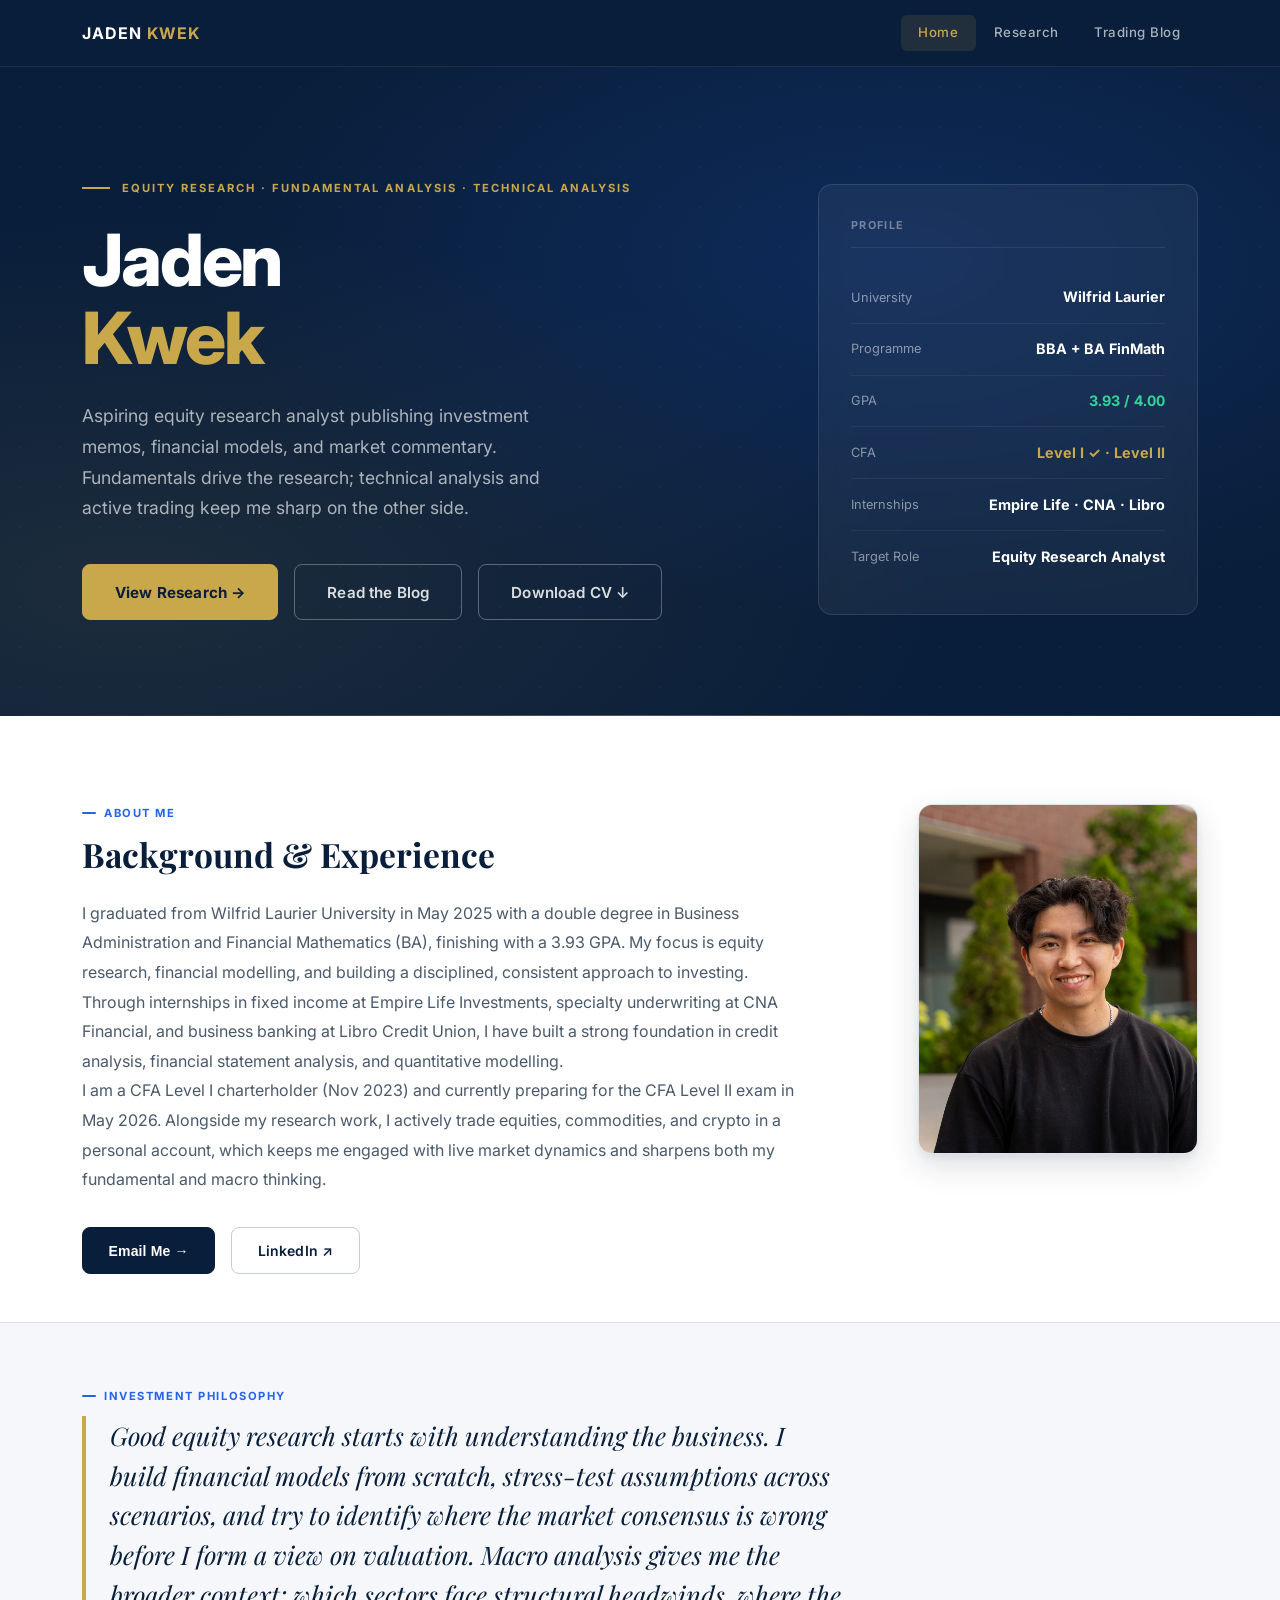
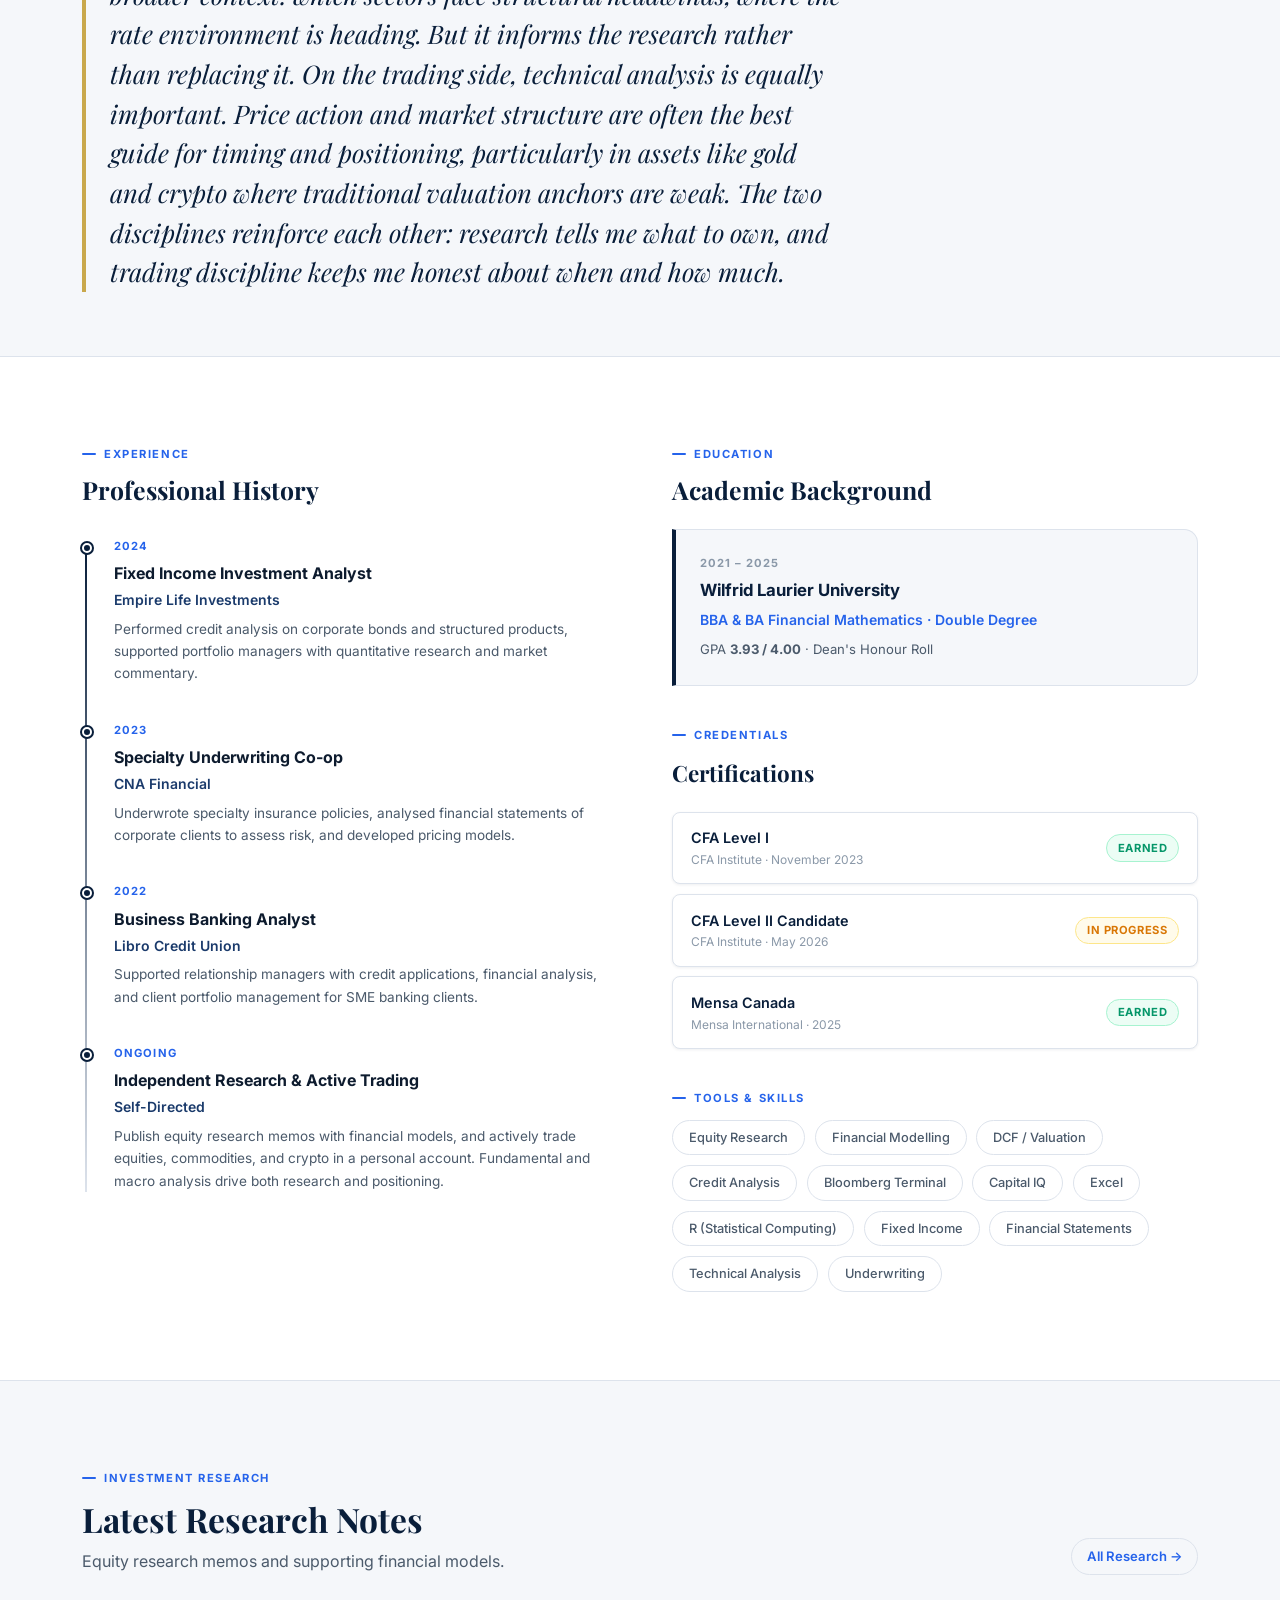
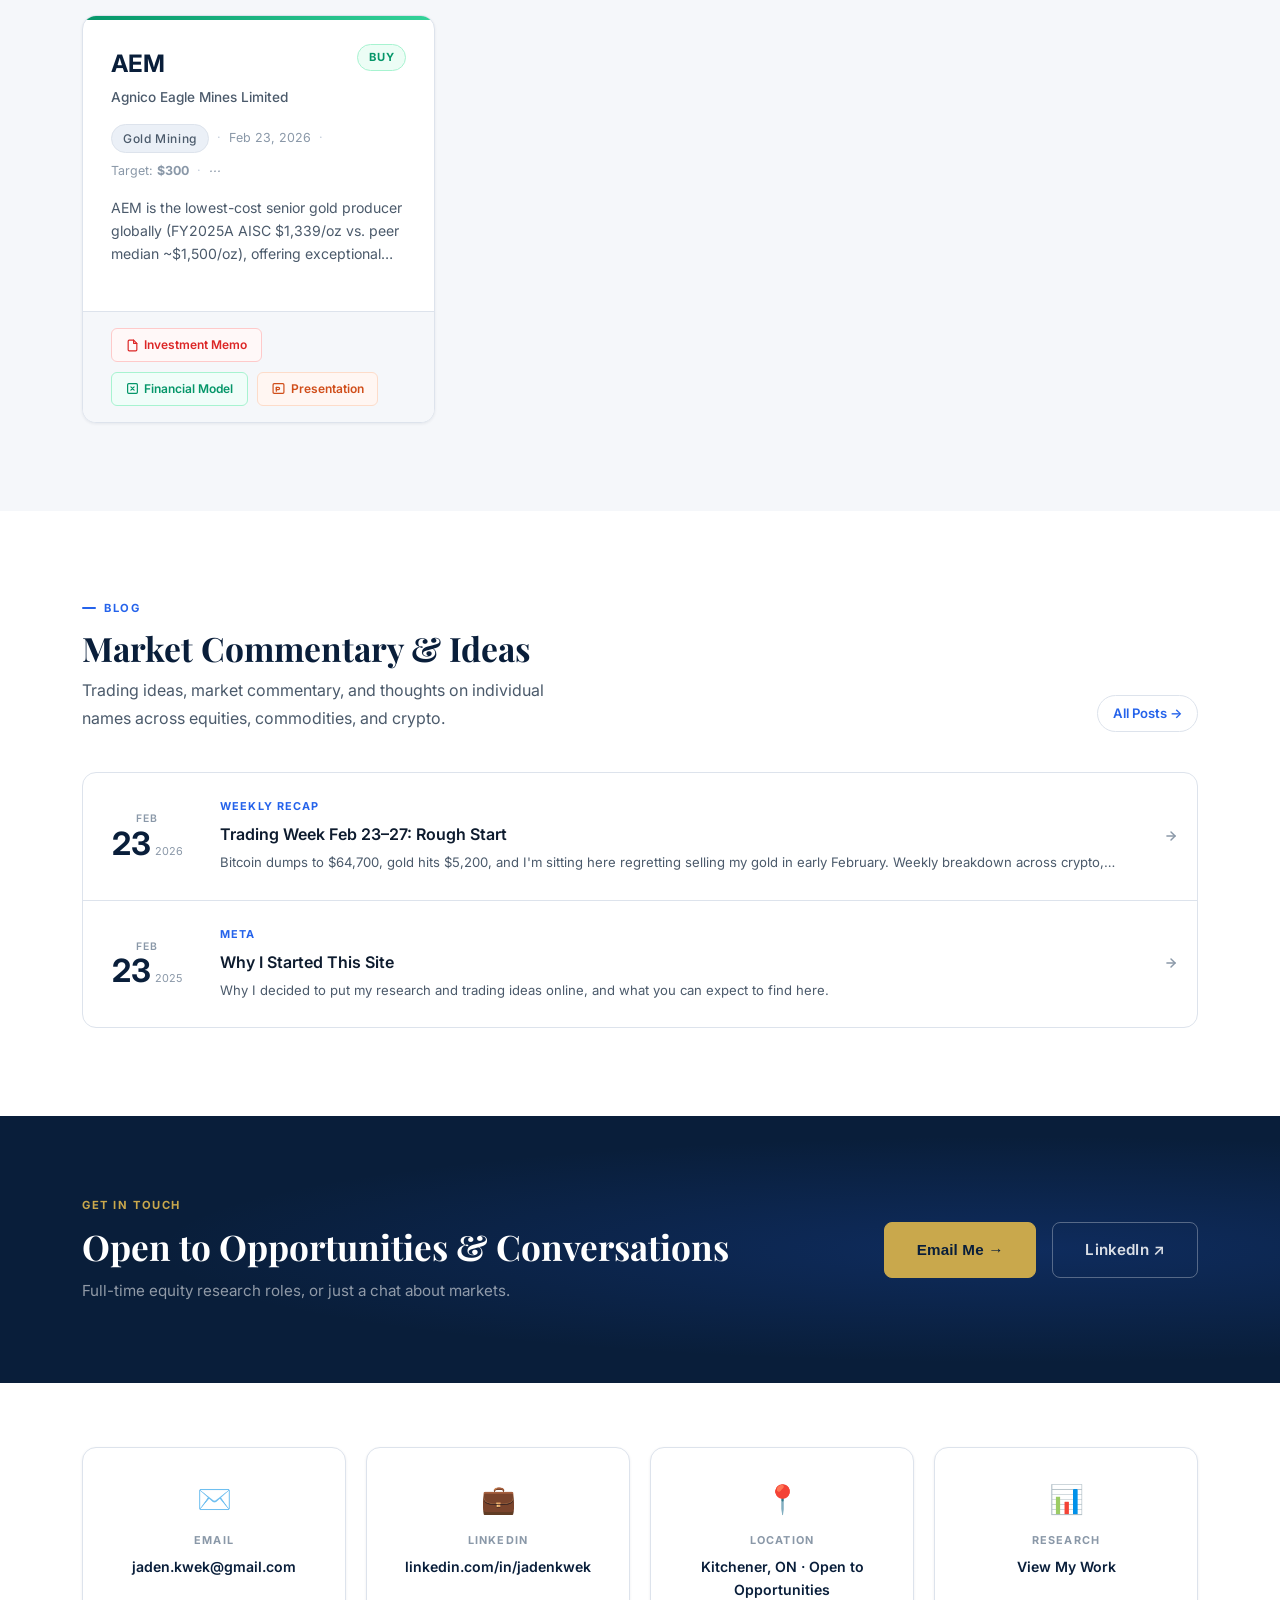
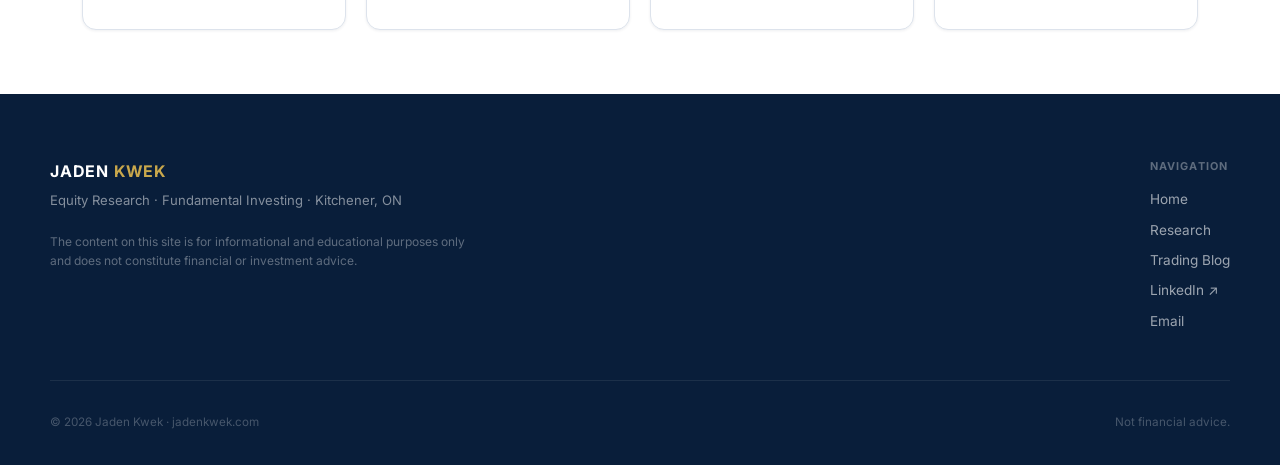
<file: index.html>
<!DOCTYPE html>
<html lang="en">
<head>
  <meta charset="UTF-8" />
  <meta name="viewport" content="width=device-width, initial-scale=1.0" />
  <title>Jaden Kwek — Equity Research Analyst</title>
  <meta name="description" content="Jaden Kwek — aspiring equity research analyst, CFA charterholder, and double-degree student at Wilfrid Laurier University. Equity research, investment memos, and market commentary." />
  <meta property="og:title" content="Jaden Kwek — Equity Research" />
  <meta property="og:description" content="Investment research, financial models, and a trading blog." />
  <meta property="og:type" content="website" />
  <link rel="stylesheet" href="css/style.css" />
  <link rel="icon" href="img/favicon.svg" type="image/svg+xml" />
</head>
<body>

<div id="site-loader">
  <div class="loader-logo">Jaden Kwek</div>
  <div class="loader-line"></div>
</div>

<div id="nav-placeholder"></div>

<!-- ══════════════════════════════════════════════════════
     HERO — dark navy, profile + panel
     ══════════════════════════════════════════════════════ -->
<section class="hero">
  <div class="container">
    <div class="hero-inner">

      <!-- Left: text -->
      <div>
        <div class="hero-label">Equity Research · Fundamental Analysis · Technical Analysis</div>
        <h1>Jaden<br><em>Kwek</em></h1>
        <p class="hero-sub">
          Aspiring equity research analyst publishing investment memos, financial models, and market commentary. Fundamentals drive the research; technical analysis and active trading keep me sharp on the other side.
        </p>
        <div class="hero-actions">
          <a href="/research" class="btn btn-gold btn-lg">View Research →</a>
          <a href="/blog"     class="btn btn-outline-white btn-lg">Read the Blog</a>
          <a href="/files/Jaden_Kwek_Resume.pdf" download class="btn btn-outline-white btn-lg">Download CV ↓</a>
        </div>
      </div>

      <!-- Right: credentials panel -->
      <div class="hero-panel">
        <div class="hero-panel-title">Profile</div>
        <div class="hero-stat-list">
          <div class="hero-stat-row">
            <span class="hero-stat-label">University</span>
            <span class="hero-stat-value">Wilfrid Laurier</span>
          </div>
          <div class="hero-stat-row">
            <span class="hero-stat-label">Programme</span>
            <span class="hero-stat-value">BBA + BA FinMath</span>
          </div>
          <div class="hero-stat-row">
            <span class="hero-stat-label">GPA</span>
            <span class="hero-stat-value positive">3.93 / 4.00</span>
          </div>
          <div class="hero-stat-row">
            <span class="hero-stat-label">CFA</span>
            <span class="hero-stat-value gold">Level I ✓ · Level II</span>
          </div>
          <div class="hero-stat-row">
            <span class="hero-stat-label">Internships</span>
            <span class="hero-stat-value">Empire Life · CNA · Libro</span>
          </div>
          <div class="hero-stat-row">
            <span class="hero-stat-label">Target Role</span>
            <span class="hero-stat-value">Equity Research Analyst</span>
          </div>
        </div>
      </div>

    </div>
  </div>
</section>

<!-- ══════════════════════════════════════════════════════
     ABOUT — bio, photo, philosophy
     ══════════════════════════════════════════════════════ -->
<section class="section" style="padding-bottom:0">
  <div class="container">
    <div class="about-bio-grid">

      <!-- Bio text -->
      <div>
        <div class="section-label">About Me</div>
        <h2 class="section-title" style="margin-bottom:1.5rem">Background &amp; Experience</h2>
        <div style="font-size:1rem;color:var(--text-secondary);line-height:1.85" id="about-bio-home">
          <!-- Populated by JS -->
        </div>
        <div style="margin-top:2rem;display:flex;gap:1rem;flex-wrap:wrap">
          <button class="btn btn-primary" onclick="copyEmail(this)">Email Me →</button>
          <a href="https://www.linkedin.com/in/jadenkwek" target="_blank" rel="noopener" class="btn btn-outline">LinkedIn ↗</a>
        </div>
      </div>

      <!-- Profile image -->
      <div class="about-bio-photo">
        <div class="profile-img-wrap" style="max-width:280px;aspect-ratio:4/5;box-shadow:var(--shadow-lg);border:1px solid var(--border);background:var(--bg-secondary)">
          <img src="img/profile.jpg" alt="Jaden Kwek" />
        </div>
      </div>

    </div>
  </div>
</section>

<!-- Philosophy -->
<section style="padding:4rem 0;margin-top:3rem;background:var(--bg-secondary);border-top:1px solid var(--border);border-bottom:1px solid var(--border)">
  <div class="container">
    <div class="section-label">Investment Philosophy</div>
    <blockquote class="philosophy-quote" style="font-family:'Playfair Display',Georgia,serif;font-size:clamp(1.2rem,2.5vw,1.6rem);font-style:italic;color:var(--navy);line-height:1.55;max-width:760px;padding-left:1.5rem;border-left:4px solid var(--gold)" id="philosophy-home">
      <!-- Populated by JS -->
    </blockquote>
  </div>
</section>

<!-- ══════════════════════════════════════════════════════
     EXPERIENCE + EDUCATION
     ══════════════════════════════════════════════════════ -->
<section class="section">
  <div class="container">
    <div class="two-col">

      <!-- Experience -->
      <div>
        <div class="section-label">Experience</div>
        <h2 class="section-title" style="font-size:1.55rem;margin-bottom:2rem">Professional History</h2>
        <div class="timeline" id="home-timeline"><!-- Populated by JS --></div>
      </div>

      <!-- Education + Certs + Skills -->
      <div>
        <div class="section-label">Education</div>
        <h2 class="section-title" style="font-size:1.55rem;margin-bottom:1.5rem">Academic Background</h2>

        <div class="edu-card">
          <div style="font-size:0.7rem;font-weight:700;letter-spacing:.09em;text-transform:uppercase;color:var(--text-muted);margin-bottom:.3rem">2021 – 2025</div>
          <div style="font-weight:700;color:var(--navy);font-size:1.05rem">Wilfrid Laurier University</div>
          <div style="font-size:0.875rem;color:var(--accent);font-weight:600;margin:.2rem 0">BBA &amp; BA Financial Mathematics · Double Degree</div>
          <div style="font-size:0.82rem;color:var(--text-secondary);margin-top:.5rem">GPA <strong>3.93 / 4.00</strong> · Dean's Honour Roll</div>
        </div>

        <!-- Certifications -->
        <div style="margin-top:2.5rem">
          <div class="section-label">Credentials</div>
          <div style="font-family:'Playfair Display',Georgia,serif;font-size:1.4rem;font-weight:700;color:var(--navy);margin-bottom:1.25rem">Certifications</div>
          <div id="home-certs"><!-- Populated by JS --></div>
        </div>

        <!-- Skills -->
        <div style="margin-top:2.5rem">
          <div class="section-label">Tools &amp; Skills</div>
          <div class="skills-grid" id="home-skills" style="margin-top:0.75rem"><!-- Populated by JS --></div>
        </div>
      </div>

    </div>
  </div>
</section>

<!-- ══════════════════════════════════════════════════════
     FEATURED RESEARCH
     ══════════════════════════════════════════════════════ -->
<section style="background:var(--bg-secondary);border-top:1px solid var(--border);padding:5.5rem 0">
  <div class="container">
    <div class="section-header">
      <div>
        <div class="section-label">Investment Research</div>
        <h2 class="section-title">Latest Research Notes</h2>
        <p class="section-subtitle">Equity research memos and supporting financial models.</p>
      </div>
      <a href="/research" class="view-all">All Research →</a>
    </div>
    <div class="research-grid" id="featured-research"><!-- Populated by JS --></div>
  </div>
</section>

<!-- ══════════════════════════════════════════════════════
     RECENT BLOG
     ══════════════════════════════════════════════════════ -->
<section class="section">
  <div class="container">
    <div class="section-header">
      <div>
        <div class="section-label">Blog</div>
        <h2 class="section-title">Market Commentary &amp; Ideas</h2>
        <p class="section-subtitle">Trading ideas, market commentary, and thoughts on individual names across equities, commodities, and crypto.</p>
      </div>
      <a href="/blog" class="view-all">All Posts →</a>
    </div>
    <div class="blog-rows-wrapper" id="recent-blog"><!-- Populated by JS --></div>
  </div>
</section>

<!-- ══════════════════════════════════════════════════════
     CONTACT CTA
     ══════════════════════════════════════════════════════ -->
<section class="cta-strip">
  <div class="container">
    <div class="cta-strip-inner">
      <div>
        <div class="cta-strip-label">Get in Touch</div>
        <h2 class="cta-strip-title">Open to Opportunities &amp; Conversations</h2>
        <p class="cta-strip-sub">Full-time equity research roles, or just a chat about markets.</p>
      </div>
      <div class="cta-strip-actions">
        <button class="btn btn-gold btn-lg" onclick="copyEmail(this)">Email Me →</button>
        <a href="https://www.linkedin.com/in/jadenkwek" target="_blank" rel="noopener" class="btn btn-outline-white btn-lg">LinkedIn ↗</a>
      </div>
    </div>
  </div>
</section>

<!-- Contact cards -->
<section class="section" style="padding-top:4rem;padding-bottom:4rem">
  <div class="container">
    <div class="contact-grid" id="contact-grid"><!-- Populated by JS --></div>
  </div>
</section>

<div id="footer-placeholder"></div>

<script src="js/content.js"></script>
<script src="js/main.js"></script>
<script>
  function copyEmail(btn) {
    const email = 'jaden.kwek@gmail.com';
    navigator.clipboard.writeText(email).then(() => {
      const orig = btn.textContent;
      btn.textContent = 'Copied!';
      btn.style.opacity = '0.8';
      setTimeout(() => { btn.textContent = orig; btn.style.opacity = ''; }, 2000);
    }).catch(() => {
      // Fallback: open mailto if clipboard not available
      window.location.href = 'mailto:' + email;
    });
  }

  initPage();

  // Populate bio
  const a = CONTENT.about;
  const bioEl = document.getElementById('about-bio-home');
  if (bioEl) bioEl.innerHTML = a.bio.map(p => `<p>${p}</p>`).join('');

  // Philosophy
  const philEl = document.getElementById('philosophy-home');
  if (philEl) philEl.textContent = a.philosophy;

  // Timeline
  const tlEl = document.getElementById('home-timeline');
  if (tlEl) tlEl.innerHTML = a.experience.map(e => `
    <div class="timeline-item">
      <div class="timeline-dot"></div>
      <div class="timeline-period">${e.period}</div>
      <div class="timeline-title">${e.title}</div>
      <div class="timeline-org">${e.org}</div>
      <div class="timeline-desc">${e.desc}</div>
    </div>`).join('');

  // Certs
  const certEl = document.getElementById('home-certs');
  if (certEl) certEl.innerHTML = a.certifications.map(c => `
    <div style="display:flex;align-items:center;justify-content:space-between;padding:.85rem 1.1rem;background:#fff;border:1px solid var(--border);border-radius:var(--radius);margin-bottom:.6rem;box-shadow:var(--shadow-sm)">
      <div>
        <div style="font-weight:600;color:var(--navy);font-size:.9rem">${c.name}</div>
        <div style="font-size:.75rem;color:var(--text-muted)">${c.issuer} · ${c.date}</div>
      </div>
      <span class="badge ${c.status==='Earned'||c.status==='Active'?'badge-buy':'badge-hold'}">${c.status}</span>
    </div>`).join('');

  // Skills
  const skillsEl = document.getElementById('home-skills');
  if (skillsEl) skillsEl.innerHTML = a.skills.map(s => `<span class="skill-tag">${s}</span>`).join('');

  // Featured research
  renderFeaturedResearch();

  // Recent blog
  renderRecentBlog();

  // Contact
  const contactEl = document.getElementById('contact-grid');
  if (contactEl) contactEl.innerHTML = `
    <div class="contact-card" style="cursor:pointer" onclick="copyEmail(this)" title="Click to copy">
      <div class="contact-card-icon">✉️</div>
      <div class="contact-card-label">Email</div>
      <div class="contact-card-value">${a.email}</div>
    </div>
    <a href="${a.linkedin}" target="_blank" rel="noopener" class="contact-card">
      <div class="contact-card-icon">💼</div>
      <div class="contact-card-label">LinkedIn</div>
      <div class="contact-card-value">linkedin.com/in/jadenkwek</div>
    </a>
    <div class="contact-card">
      <div class="contact-card-icon">📍</div>
      <div class="contact-card-label">Location</div>
      <div class="contact-card-value">${a.location}</div>
    </div>
    <a href="/research" class="contact-card">
      <div class="contact-card-icon">📊</div>
      <div class="contact-card-label">Research</div>
      <div class="contact-card-value">View My Work</div>
    </a>`;
</script>
</body>
</html>
</file>
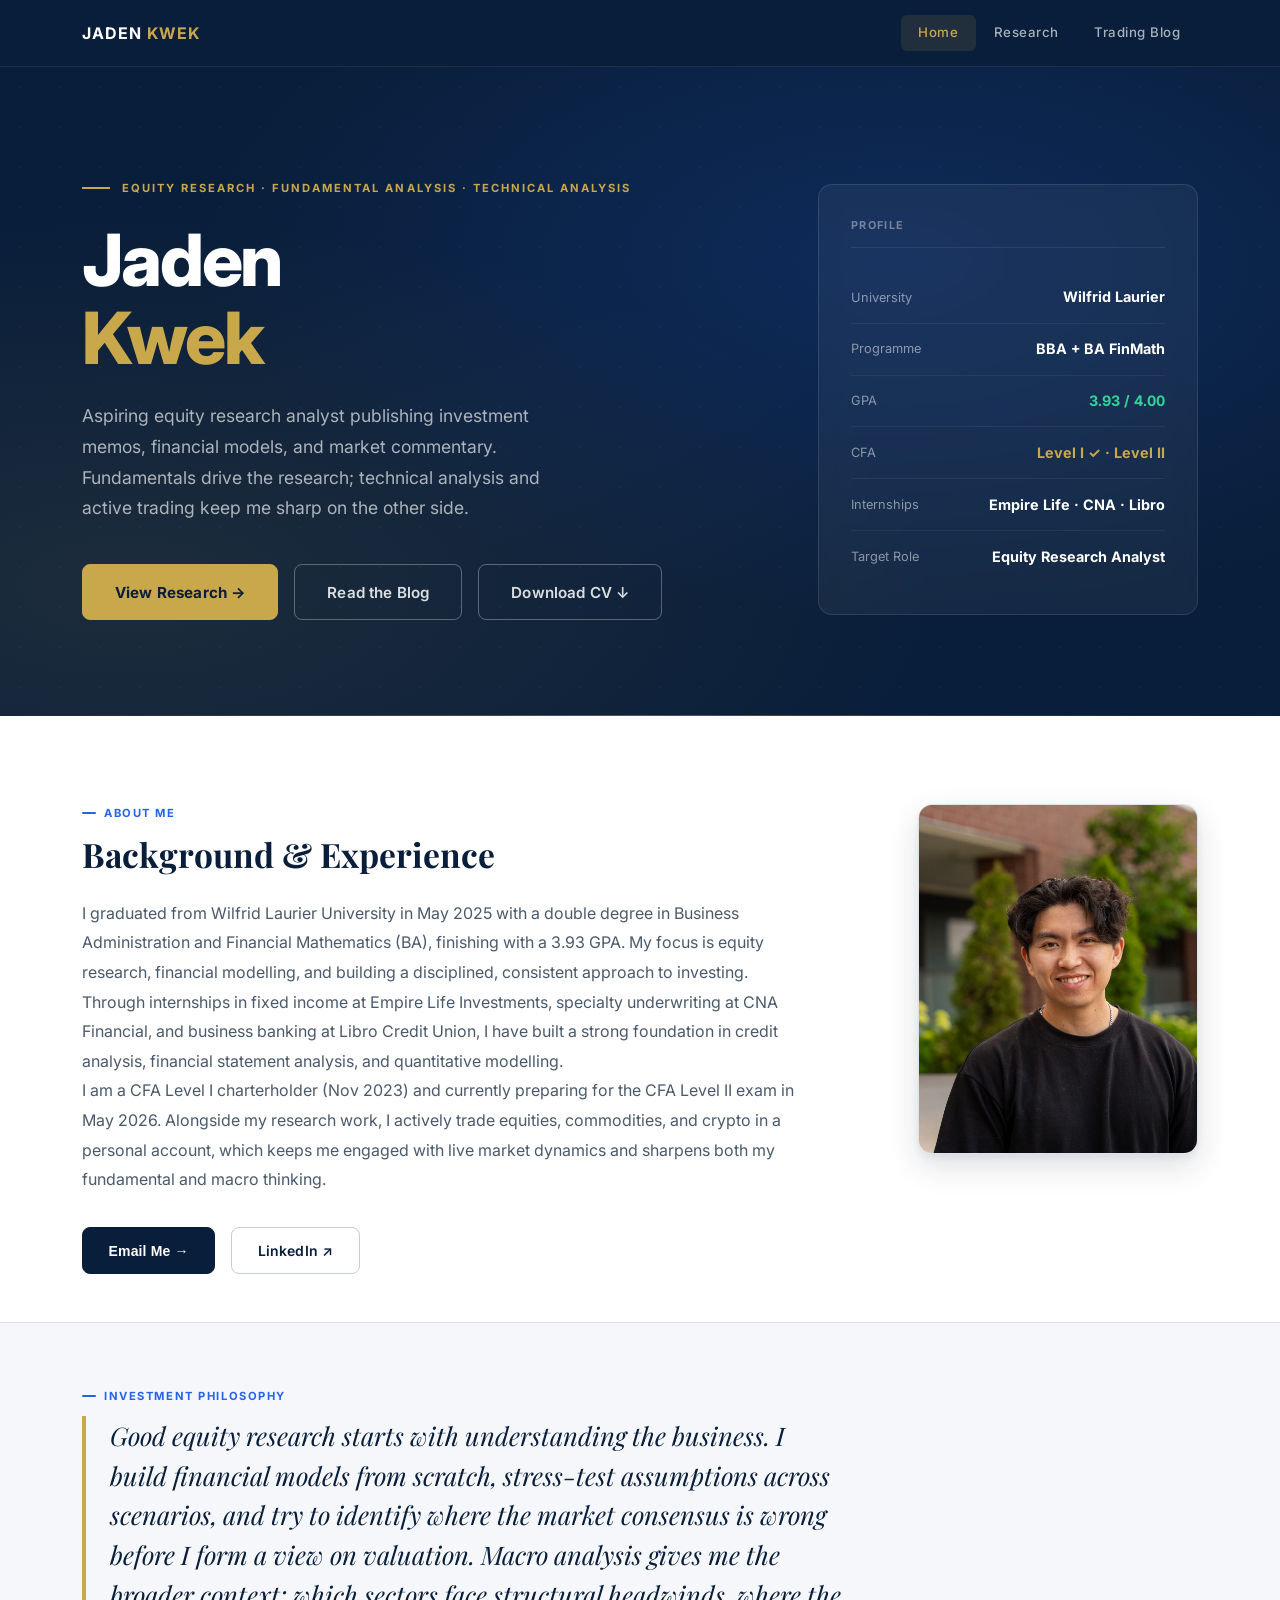
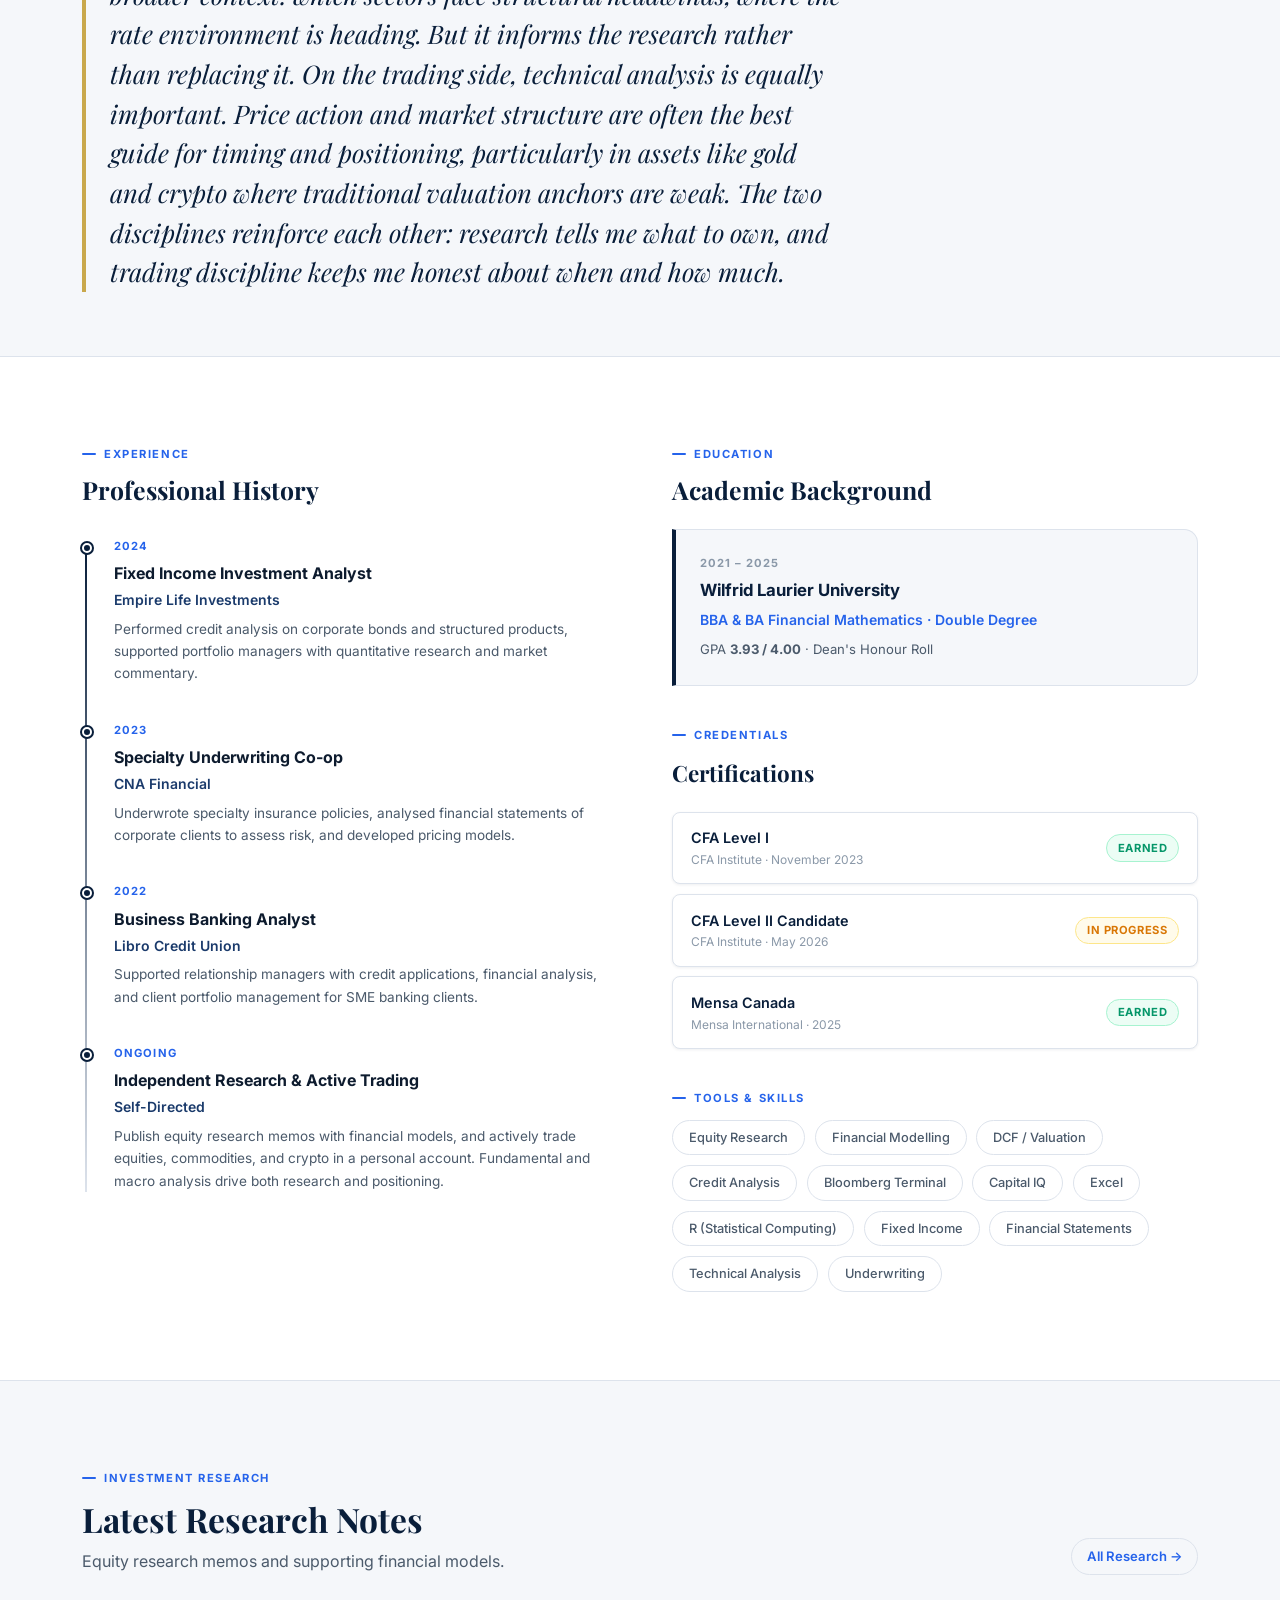
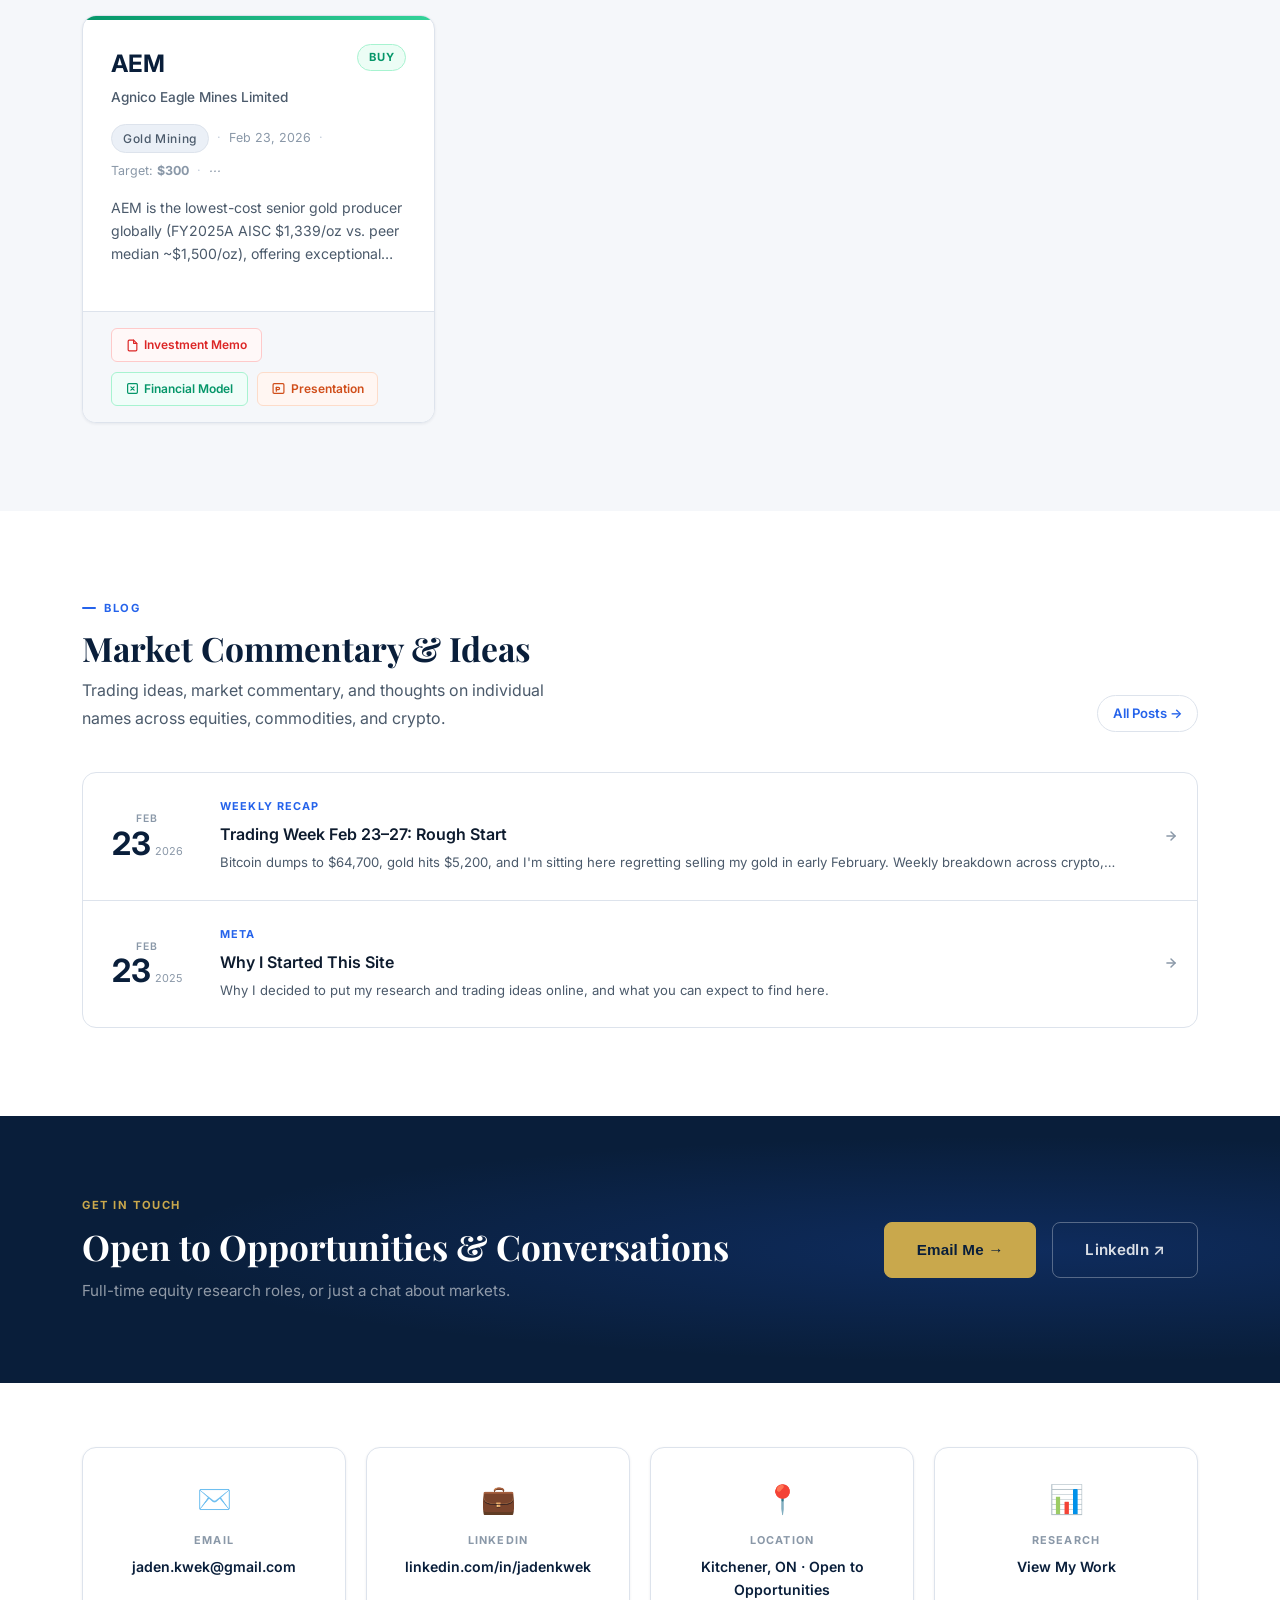
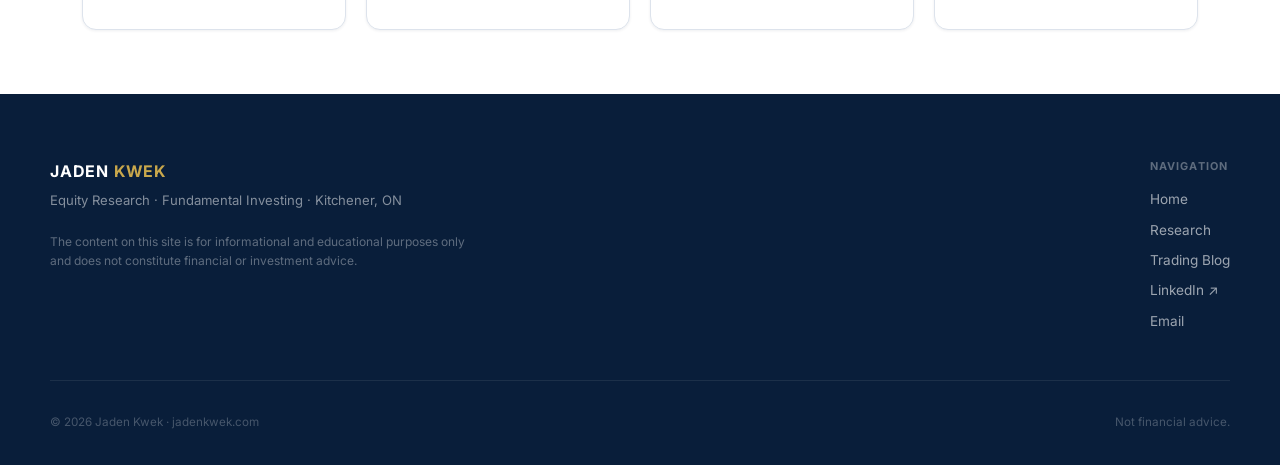
<file: about.html>
<!DOCTYPE html>
<html lang="en">
<head>
  <meta charset="UTF-8" />
  <meta http-equiv="refresh" content="0; url=/" />
  <title>Redirecting — Jaden Kwek</title>
  <link rel="canonical" href="/" />
</head>
<body>
  <p>Redirecting to <a href="/">jadenkwek.com</a>…</p>
  <script>window.location.replace('/');</script>
</body>
</html>
</file>
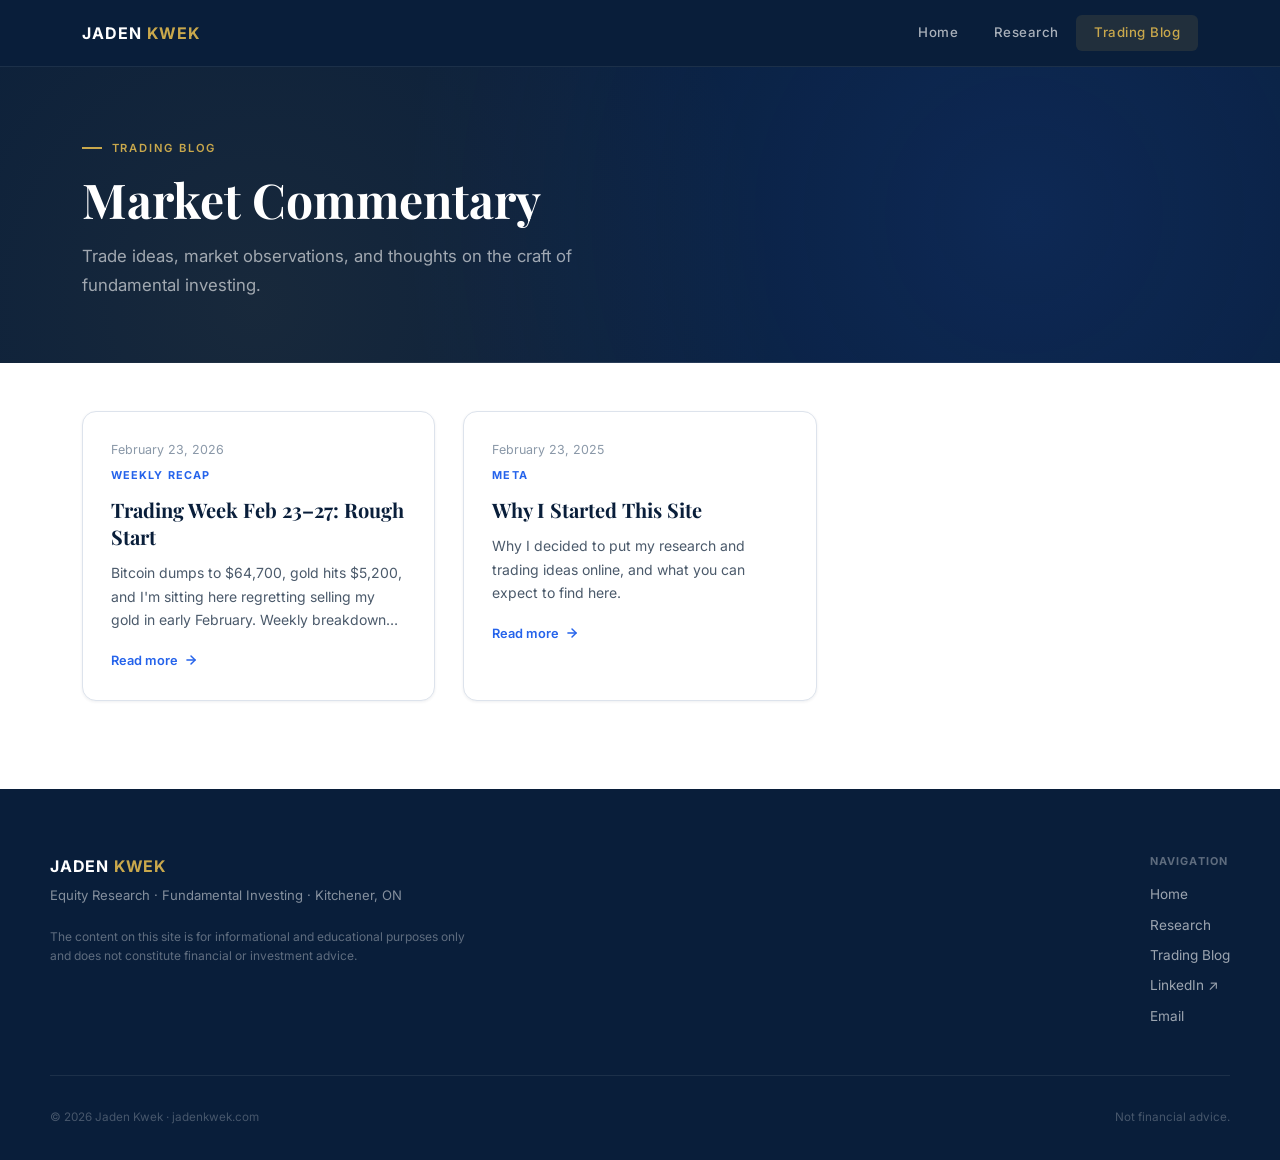
<file: blog.html>
<!DOCTYPE html>
<html lang="en">
<head>
  <meta charset="UTF-8" />
  <meta name="viewport" content="width=device-width, initial-scale=1.0" />
  <title>Trading Blog — Jaden Kwek</title>
  <meta name="description" content="Market commentary, trade ideas, and thoughts on investing by Jaden Kwek." />
  <link rel="stylesheet" href="css/style.css" />
  <link rel="icon" href="img/favicon.svg" type="image/svg+xml" />
</head>
<body>

<div id="site-loader"><div class="loader-logo">Jaden Kwek</div></div>

<div id="nav-placeholder"></div>

<!-- Page Header -->
<div class="page-header">
  <div class="container">
    <div class="page-header-label">Trading Blog</div>
    <h1>Market Commentary</h1>
    <p>Trade ideas, market observations, and thoughts on the craft of fundamental investing.</p>
  </div>
</div>


<!-- Blog Grid -->
<section class="section" style="padding-top:3rem">
  <div class="container">
    <div class="blog-grid" id="blog-grid">
      <!-- Populated by JS -->
    </div>


  </div>
</section>

<div id="footer-placeholder"></div>

<script src="js/content.js"></script>
<script src="js/main.js"></script>
<script>
  initPage();
  renderBlogPage();
</script>
</body>
</html>
</file>
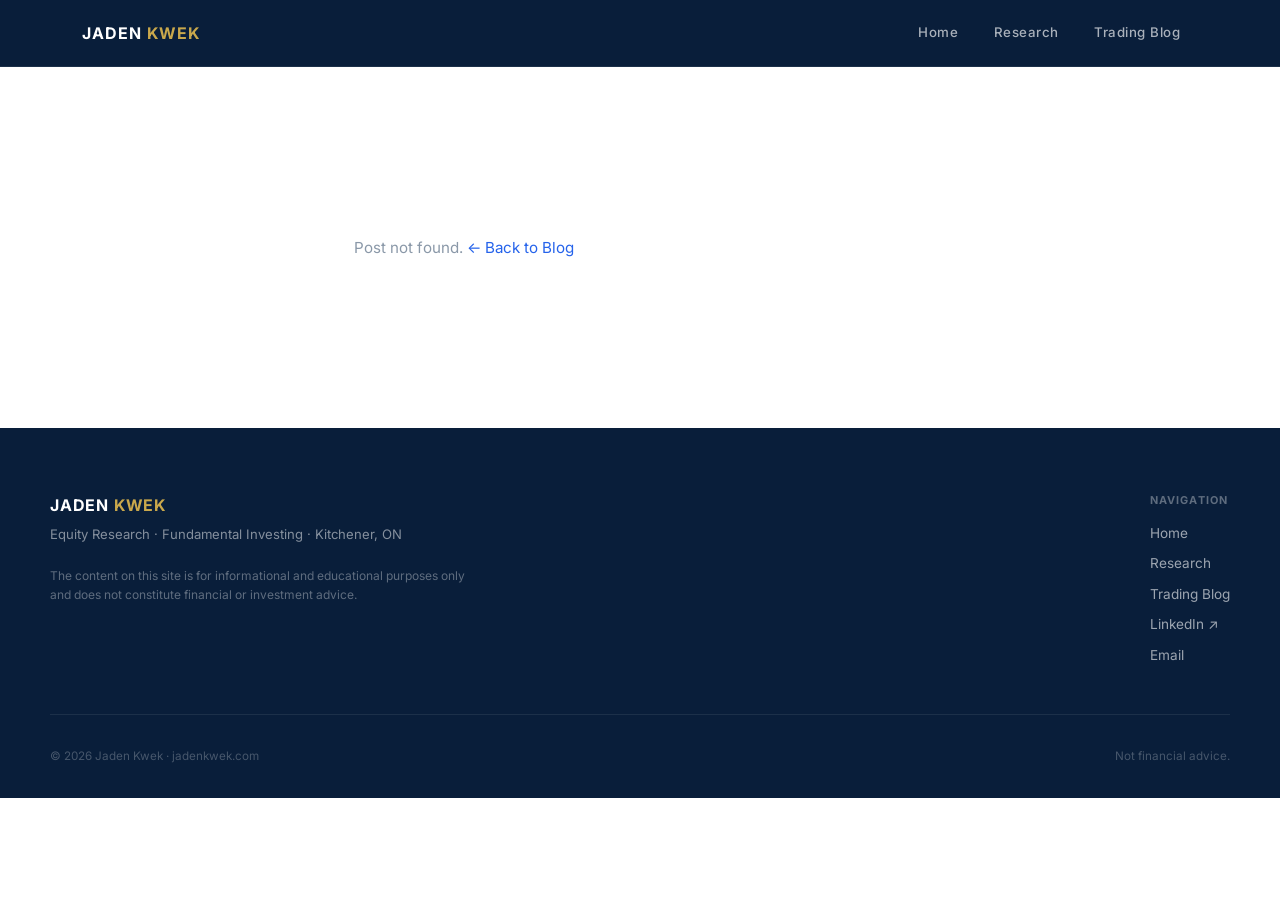
<file: post.html>
<!DOCTYPE html>
<html lang="en">
<head>
  <meta charset="UTF-8" />
  <meta name="viewport" content="width=device-width, initial-scale=1.0" />
  <title>Post — Jaden Kwek</title>
  <link rel="stylesheet" href="css/style.css" />
  <link rel="icon" href="img/favicon.svg" type="image/svg+xml" />
</head>
<body>

<div id="site-loader"><div class="loader-logo">Jaden Kwek</div></div>

<div id="nav-placeholder"></div>

<section class="section">
  <div class="container">
    <div class="post-layout">
      <article id="post-content">
        <!-- Populated by JS -->
      </article>
      <aside class="post-sidebar" id="post-sidebar">
        <!-- Populated by JS -->
      </aside>
    </div>
  </div>
</section>

<div id="footer-placeholder"></div>

<script src="js/content.js"></script>
<script src="js/main.js"></script>
<script>
  initPage();
  renderPostPage();
</script>
</body>
</html>
</file>
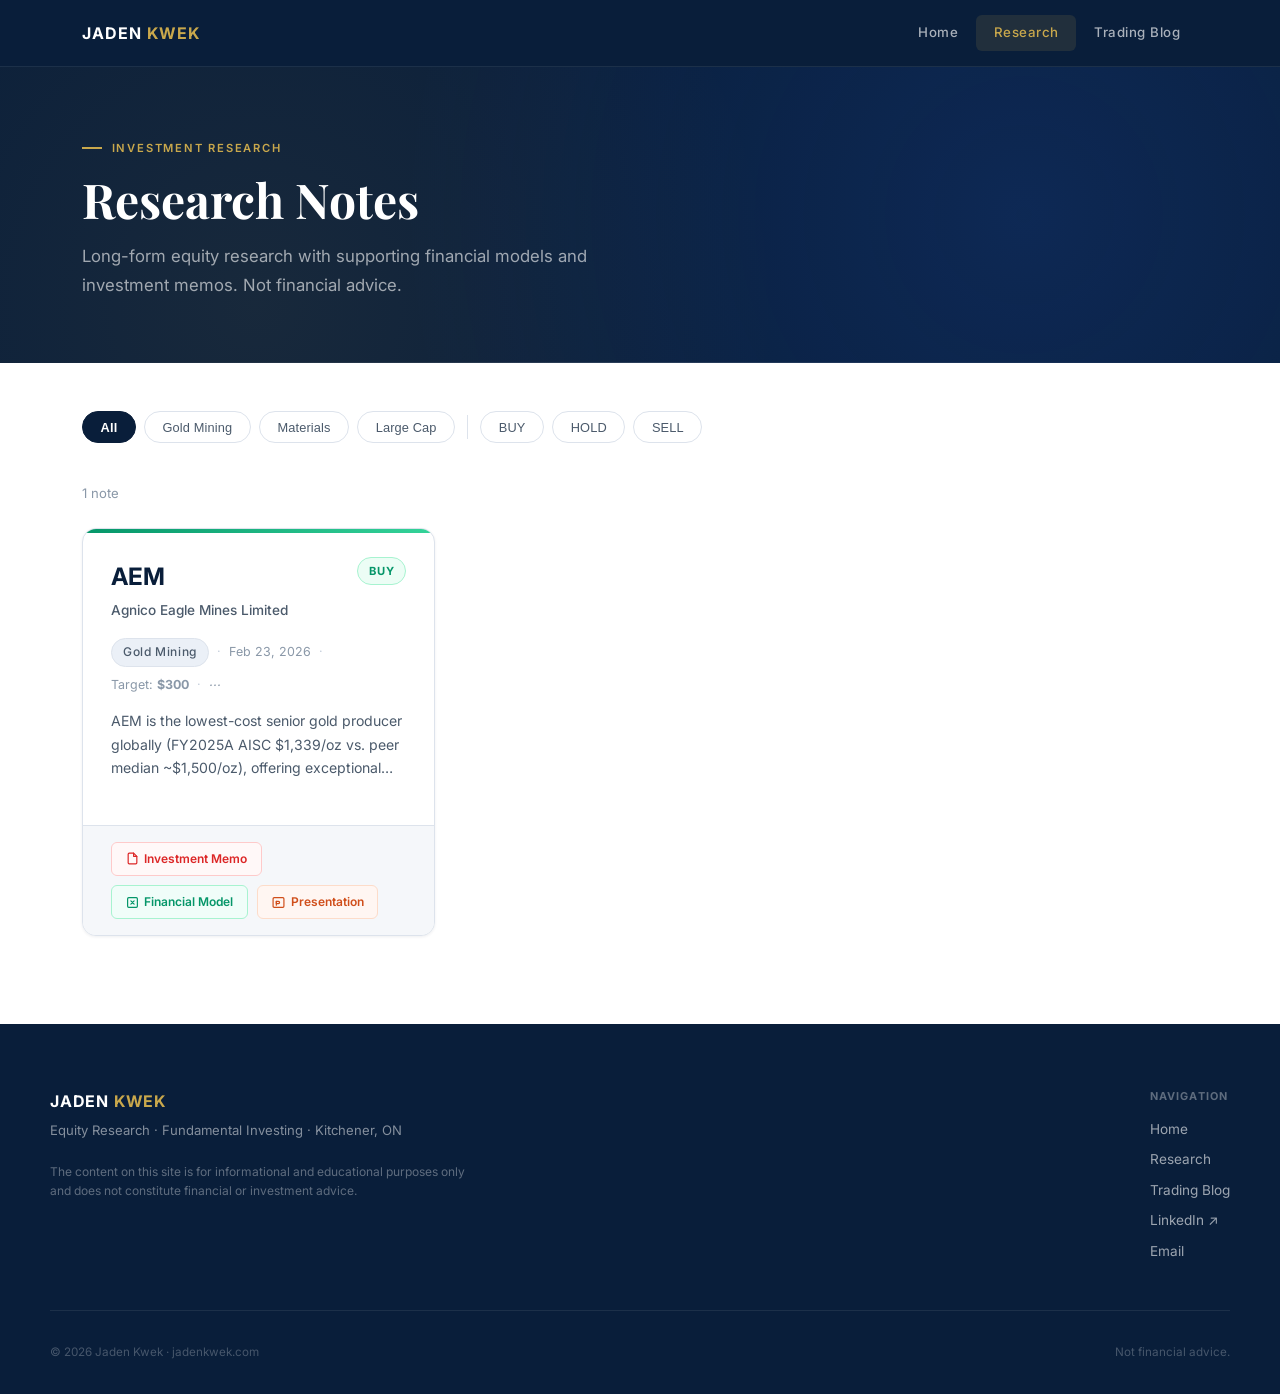
<file: research.html>
<!DOCTYPE html>
<html lang="en">
<head>
  <meta charset="UTF-8" />
  <meta name="viewport" content="width=device-width, initial-scale=1.0" />
  <title>Research — Jaden Kwek</title>
  <meta name="description" content="Equity research notes, investment memos, and financial models by Jaden Kwek." />
  <link rel="stylesheet" href="css/style.css" />
  <link rel="icon" href="img/favicon.svg" type="image/svg+xml" />
</head>
<body>

<div id="site-loader"><div class="loader-logo">Jaden Kwek</div></div>

<div id="nav-placeholder"></div>

<!-- Page Header -->
<div class="page-header">
  <div class="container">
    <div class="page-header-label">Investment Research</div>
    <h1>Research Notes</h1>
    <p>Long-form equity research with supporting financial models and investment memos. Not financial advice.</p>
  </div>
</div>


<!-- Research Grid -->
<section class="section" style="padding-top:3rem">
  <div class="container">

    <!-- Filter Bar -->
    <div class="filter-bar" id="filter-bar">
      <!-- Populated by JS -->
    </div>

    <!-- Count -->
    <div style="font-size:0.82rem;color:var(--text-muted);margin-bottom:1.5rem" id="research-count"></div>

    <!-- Grid -->
    <div class="research-grid" id="research-grid">
      <!-- Populated by JS -->
    </div>


  </div>
</section>

<div id="footer-placeholder"></div>

<script src="js/content.js"></script>
<script src="js/main.js"></script>
<script>
  initPage();
  renderResearchPage();

  // Update count after render
  const items = document.querySelectorAll('#research-grid .card');
  const countEl = document.getElementById('research-count');
  if (countEl) countEl.textContent = `${CONTENT.research.length} note${CONTENT.research.length !== 1 ? 's' : ''}`;
</script>
</body>
</html>
</file>
<file: css/style.css>
/* ============================================================
   JADEN KWEK — Portfolio Website Stylesheet
   ============================================================ */

@import url('https://fonts.googleapis.com/css2?family=Inter:wght@300;400;500;600;700&family=Playfair+Display:ital,wght@0,600;0,700;1,500&display=swap');

/* ── DESIGN TOKENS ── */
:root {
  --navy:         #091E3A;
  --navy-mid:     #1A3A6B;
  --navy-light:   #243F6F;
  --accent:       #2563EB;
  --accent-hover: #1D4ED8;
  --gold:         #C9A84C;
  --bg:           #FFFFFF;
  --bg-secondary: #F5F7FA;
  --bg-tertiary:  #EBF0F7;
  --text-primary: #0D1B2E;
  --text-secondary:#4B5A6B;
  --text-muted:   #8A98A8;
  --border:       #DDE3EC;
  --border-dark:  #C4CEDB;
  --buy:          #059669;
  --buy-bg:       #ECFDF5;
  --sell:         #DC2626;
  --sell-bg:      #FEF2F2;
  --hold:         #D97706;
  --hold-bg:      #FFFBEB;
  --radius:       8px;
  --radius-lg:    14px;
  --shadow-sm:    0 1px 3px rgba(9,30,58,0.07);
  --shadow:       0 2px 8px rgba(9,30,58,0.10), 0 1px 3px rgba(9,30,58,0.06);
  --shadow-md:    0 6px 16px rgba(9,30,58,0.12), 0 2px 6px rgba(9,30,58,0.06);
  --shadow-lg:    0 12px 32px rgba(9,30,58,0.14), 0 4px 8px rgba(9,30,58,0.06);
  --max-width:    1180px;
}

/* ── RESET & BASE ── */
*, *::before, *::after { box-sizing: border-box; margin: 0; padding: 0; }
html { scroll-behavior: smooth; font-size: 16px; }
body {
  font-family: 'Inter', sans-serif;
  background: var(--bg);
  color: var(--text-primary);
  line-height: 1.65;
  -webkit-font-smoothing: antialiased;
}
img { max-width: 100%; display: block; }
a { color: inherit; text-decoration: none; }

/* ── NAVIGATION ── */
.nav {
  position: sticky;
  top: 0;
  z-index: 200;
  background: var(--navy);
  border-bottom: 1px solid rgba(255,255,255,0.08);
}
.nav-container {
  max-width: var(--max-width);
  margin: 0 auto;
  padding: 0 2rem;
  height: 66px;
  display: flex;
  align-items: center;
  justify-content: space-between;
}
.nav-logo {
  font-size: 1rem;
  font-weight: 700;
  color: #fff;
  letter-spacing: 0.06em;
  text-transform: uppercase;
}
.nav-logo span { color: var(--gold); }
.nav-links {
  display: flex;
  gap: 0;
  list-style: none;
  align-items: center;
}
.nav-links a {
  font-size: 0.83rem;
  font-weight: 500;
  color: rgba(255,255,255,0.65);
  letter-spacing: 0.04em;
  transition: color 0.2s, background 0.2s;
  padding: 0.45rem 1.1rem;
  border-radius: 6px;
  display: block;
}
.nav-links a:hover,
.nav-links a.active {
  color: #fff;
  background: rgba(255,255,255,0.10);
}
.nav-links a.active { color: var(--gold); background: rgba(201,168,76,0.12); }

/* Hamburger (mobile) */
.nav-toggle { display: none; flex-direction: column; gap: 5px; cursor: pointer; background: none; border: none; padding: 4px; }
.nav-toggle span { display: block; width: 22px; height: 2px; background: rgba(255,255,255,0.8); border-radius: 2px; transition: all 0.3s; }

/* ── FOOTER ── */
.footer {
  background: var(--navy);
  color: rgba(255,255,255,0.6);
  padding: 4rem 2rem 2rem;
  margin-top: 0;
}
.footer-container {
  max-width: var(--max-width);
  margin: 0 auto;
  display: grid;
  grid-template-columns: 1fr auto;
  gap: 2rem 4rem;
  align-items: start;
}
.footer-brand {
  font-size: 1rem;
  font-weight: 700;
  color: #fff;
  letter-spacing: 0.05em;
  text-transform: uppercase;
  margin-bottom: 0.35rem;
}
.footer-brand span { color: var(--gold); }
.footer-tagline { font-size: 0.82rem; color: rgba(255,255,255,0.5); margin-bottom: 1.25rem; }
.footer-disclaimer {
  font-size: 0.75rem;
  color: rgba(255,255,255,0.35);
  max-width: 420px;
  line-height: 1.6;
}
.footer-nav-label { font-size: 0.68rem; font-weight: 700; letter-spacing: 0.1em; text-transform: uppercase; color: rgba(255,255,255,0.35); margin-bottom: 0.75rem; }
.footer-links { display: flex; flex-direction: column; gap: 0.5rem; }
.footer-links a { font-size: 0.85rem; color: rgba(255,255,255,0.6); transition: color 0.2s; }
.footer-links a:hover { color: #fff; }
.footer-copy {
  grid-column: 1 / -1;
  font-size: 0.73rem;
  color: rgba(255,255,255,0.25);
  padding-top: 2rem;
  border-top: 1px solid rgba(255,255,255,0.08);
  margin-top: 1rem;
  display: flex;
  justify-content: space-between;
  align-items: center;
  flex-wrap: wrap;
  gap: 0.5rem;
}

/* ── LAYOUT UTILITIES ── */
.container { max-width: var(--max-width); margin: 0 auto; padding: 0 2rem; }
.section { padding: 5.5rem 0; }
.section-sm { padding: 3rem 0; }

/* ── PAGE HEADER — dark navy banner ── */
.page-header {
  background: var(--navy);
  background-image:
    radial-gradient(circle at 80% 50%, rgba(37,99,235,0.15) 0%, transparent 60%),
    radial-gradient(circle at 20% 80%, rgba(201,168,76,0.08) 0%, transparent 50%);
  padding: 4.5rem 0 4rem;
  position: relative;
  overflow: hidden;
}
.page-header::after {
  content: '';
  position: absolute;
  bottom: 0; left: 0; right: 0;
  height: 1px;
  background: linear-gradient(90deg, transparent, rgba(255,255,255,0.12), transparent);
}
.page-header-label {
  font-size: 0.7rem;
  font-weight: 600;
  letter-spacing: 0.16em;
  text-transform: uppercase;
  color: var(--gold);
  margin-bottom: 0.85rem;
  display: flex;
  align-items: center;
  gap: 0.6rem;
}
.page-header-label::before {
  content: '';
  display: block;
  width: 20px;
  height: 1.5px;
  background: var(--gold);
}
.page-header h1 {
  font-family: 'Playfair Display', Georgia, serif;
  font-size: clamp(2rem, 5vw, 3rem);
  font-weight: 700;
  color: #fff;
  line-height: 1.2;
}
.page-header p {
  font-size: 1.05rem;
  color: rgba(255,255,255,0.6);
  margin-top: 0.85rem;
  max-width: 520px;
  line-height: 1.7;
}

/* ── SECTION LABELS & HEADINGS ── */
.section-label {
  font-size: 0.7rem;
  font-weight: 700;
  letter-spacing: 0.14em;
  text-transform: uppercase;
  color: var(--accent);
  margin-bottom: 0.65rem;
  display: flex;
  align-items: center;
  gap: 0.5rem;
}
.section-label::before {
  content: '';
  display: block;
  width: 14px;
  height: 2px;
  background: var(--accent);
  border-radius: 2px;
}
.section-title {
  font-family: 'Playfair Display', Georgia, serif;
  font-size: 2.1rem;
  font-weight: 700;
  color: var(--navy);
  line-height: 1.25;
}
.section-subtitle {
  color: var(--text-secondary);
  font-size: 1rem;
  margin-top: 0.5rem;
  max-width: 500px;
  line-height: 1.7;
}

/* ── BUTTONS ── */
.btn {
  display: inline-flex;
  align-items: center;
  gap: 0.5rem;
  padding: 0.7rem 1.6rem;
  border-radius: var(--radius);
  font-size: 0.875rem;
  font-weight: 600;
  cursor: pointer;
  transition: all 0.22s;
  border: 1.5px solid transparent;
  text-decoration: none;
  white-space: nowrap;
  letter-spacing: 0.01em;
}
.btn-primary {
  background: var(--navy);
  color: #fff;
  border-color: var(--navy);
}
.btn-primary:hover {
  background: var(--navy-mid);
  border-color: var(--navy-mid);
  transform: translateY(-2px);
  box-shadow: 0 6px 20px rgba(9,30,58,0.25);
}
.btn-outline {
  background: transparent;
  color: var(--navy);
  border-color: var(--border-dark);
}
.btn-outline:hover {
  background: var(--bg-secondary);
  border-color: var(--navy);
  transform: translateY(-2px);
  box-shadow: var(--shadow-sm);
}
/* White outline variant for dark backgrounds */
.btn-outline-white {
  background: transparent;
  color: rgba(255,255,255,0.85);
  border: 1.5px solid rgba(255,255,255,0.3);
}
.btn-outline-white:hover {
  background: rgba(255,255,255,0.10);
  color: #fff;
  border-color: rgba(255,255,255,0.6);
  transform: translateY(-2px);
}
.btn-gold {
  background: var(--gold);
  color: var(--navy);
  border-color: var(--gold);
  font-weight: 700;
}
.btn-gold:hover {
  background: #b8942e;
  border-color: #b8942e;
  transform: translateY(-2px);
  box-shadow: 0 6px 20px rgba(201,168,76,0.3);
}
.btn-sm { padding: 0.45rem 1rem; font-size: 0.8rem; }
.btn-lg { padding: 0.9rem 2rem; font-size: 0.95rem; }

/* ── BADGE / TAG ── */
.badge {
  display: inline-flex;
  align-items: center;
  padding: 0.22rem 0.7rem;
  border-radius: 20px;
  font-size: 0.7rem;
  font-weight: 700;
  letter-spacing: 0.05em;
  text-transform: uppercase;
}
.badge-buy   { background: var(--buy-bg);  color: var(--buy);  border: 1px solid #A7F3D0; }
.badge-sell  { background: var(--sell-bg); color: var(--sell); border: 1px solid #FECACA; }
.badge-hold  { background: var(--hold-bg); color: var(--hold); border: 1px solid #FDE68A; }
.badge-sector {
  background: var(--bg-tertiary);
  color: var(--text-secondary);
  font-weight: 500;
  text-transform: none;
  font-size: 0.75rem;
  border: 1px solid var(--border);
}

/* ── CARD ── */
.card {
  background: #fff;
  border: 1px solid var(--border);
  border-radius: var(--radius-lg);
  overflow: hidden;
  transition: transform 0.22s, box-shadow 0.22s;
  position: relative;
  box-shadow: var(--shadow-sm);
}
.card::before {
  content: '';
  position: absolute;
  top: 0; left: 0; right: 0;
  height: 4px;
  background: linear-gradient(90deg, var(--navy), var(--navy-mid));
  transition: opacity 0.22s;
  opacity: 0;
}
.card:hover {
  transform: translateY(-4px);
  box-shadow: var(--shadow-lg);
}
.card:hover::before { opacity: 1; }
.card-body { padding: 1.75rem; }
.card-footer {
  padding: 1rem 1.75rem;
  border-top: 1px solid var(--border);
  background: var(--bg-secondary);
}

/* Research card rating stripe */
.card.rating-buy::before    { opacity: 1; background: linear-gradient(90deg, var(--buy), #34D399); }
.card.rating-sell::before   { opacity: 1; background: linear-gradient(90deg, var(--sell), #F87171); }
.card.rating-hold::before   { opacity: 1; background: linear-gradient(90deg, var(--hold), #FCD34D); }

/* ── DIVIDER ── */
.divider { height: 1px; background: var(--border); margin: 3rem 0; }

/* ══════════════════════════════════════════════════════════
   HOME HERO — full dark navy
   ══════════════════════════════════════════════════════════ */
.hero {
  background: var(--navy);
  background-image:
    radial-gradient(ellipse at 70% 30%, rgba(37,99,235,0.18) 0%, transparent 55%),
    radial-gradient(ellipse at 10% 80%, rgba(201,168,76,0.10) 0%, transparent 50%),
    url("data:image/svg+xml,%3Csvg width='40' height='40' viewBox='0 0 40 40' xmlns='http://www.w3.org/2000/svg'%3E%3Cg fill='none' fill-rule='evenodd'%3E%3Ccircle cx='20' cy='20' r='1' fill='rgba(255,255,255,0.04)'/%3E%3C/g%3E%3C/svg%3E");
  padding: 7rem 0 6rem;
  position: relative;
  overflow: hidden;
}
.hero::after {
  content: '';
  position: absolute;
  bottom: 0; left: 0; right: 0;
  height: 1px;
  background: linear-gradient(90deg, transparent, rgba(201,168,76,0.4), transparent);
}
.hero-inner {
  display: grid;
  grid-template-columns: 1fr 380px;
  gap: 4rem;
  align-items: center;
}
.hero-label {
  font-size: 0.7rem;
  font-weight: 700;
  letter-spacing: 0.18em;
  text-transform: uppercase;
  color: var(--gold);
  margin-bottom: 1.5rem;
  display: flex;
  align-items: center;
  gap: 0.75rem;
}
.hero-label::before {
  content: '';
  display: block;
  width: 28px;
  height: 1.5px;
  background: var(--gold);
}
.hero h1 {
  font-family: 'Inter', sans-serif;
  font-size: clamp(2.8rem, 6vw, 4.5rem);
  font-weight: 800;
  color: #fff;
  line-height: 1.08;
  margin-bottom: 1.5rem;
  letter-spacing: -0.03em;
}
.hero h1 em {
  font-style: normal;
  color: var(--gold);
}
.hero-sub {
  font-size: 1.1rem;
  color: rgba(255,255,255,0.65);
  max-width: 500px;
  line-height: 1.75;
  margin-bottom: 2.5rem;
}
.hero-actions {
  display: flex;
  gap: 1rem;
  flex-wrap: wrap;
}

/* Stats panel — right side of hero */
.hero-panel {
  background: rgba(255,255,255,0.05);
  border: 1px solid rgba(255,255,255,0.10);
  border-radius: var(--radius-lg);
  padding: 2rem;
  backdrop-filter: blur(10px);
}
.hero-panel-title {
  font-size: 0.68rem;
  font-weight: 700;
  letter-spacing: 0.12em;
  text-transform: uppercase;
  color: rgba(255,255,255,0.4);
  margin-bottom: 1.5rem;
  padding-bottom: 0.75rem;
  border-bottom: 1px solid rgba(255,255,255,0.08);
}
.hero-stat-list { display: flex; flex-direction: column; gap: 0; }
.hero-stat-row {
  display: flex;
  justify-content: space-between;
  align-items: center;
  padding: 0.85rem 0;
  border-bottom: 1px solid rgba(255,255,255,0.06);
}
.hero-stat-row:last-child { border-bottom: none; }
.hero-stat-label {
  font-size: 0.8rem;
  color: rgba(255,255,255,0.5);
}
.hero-stat-value {
  font-size: 0.9rem;
  font-weight: 700;
  color: #fff;
  font-variant-numeric: tabular-nums;
}
.hero-stat-value.positive { color: #34D399; }
.hero-stat-value.gold { color: var(--gold); }

/* ── HOME SECTION HEADERS ── */
.section-header {
  display: flex;
  justify-content: space-between;
  align-items: flex-end;
  margin-bottom: 2.5rem;
  flex-wrap: wrap;
  gap: 1rem;
}
.view-all {
  font-size: 0.82rem;
  font-weight: 600;
  color: var(--accent);
  display: inline-flex;
  align-items: center;
  gap: 0.35rem;
  transition: gap 0.2s;
  padding: 0.4rem 0.9rem;
  border: 1px solid var(--border);
  border-radius: 20px;
}
.view-all:hover { gap: 0.65rem; background: var(--bg-secondary); }

/* ── RESEARCH CARDS ── */
.research-grid {
  display: grid;
  grid-template-columns: repeat(auto-fill, minmax(330px, 1fr));
  gap: 1.75rem;
}
.research-card-header {
  display: flex;
  justify-content: space-between;
  align-items: flex-start;
  margin-bottom: 1rem;
}
.research-ticker {
  font-size: 1.5rem;
  font-weight: 700;
  color: var(--navy);
  letter-spacing: -0.01em;
}
.research-company {
  font-size: 0.85rem;
  color: var(--text-secondary);
  margin-top: 0.15rem;
  font-weight: 500;
}
.research-thesis {
  font-size: 0.88rem;
  color: var(--text-secondary);
  line-height: 1.65;
  margin: 0.85rem 0 1.1rem;
  display: -webkit-box;
  -webkit-line-clamp: 3;
  -webkit-box-orient: vertical;
  overflow: hidden;
}
.research-meta {
  display: flex;
  align-items: center;
  gap: 0.5rem;
  flex-wrap: wrap;
  font-size: 0.78rem;
  color: var(--text-muted);
}
.research-meta-dot { color: var(--border-dark); }
.research-files { display: flex; gap: 0.6rem; flex-wrap: wrap; }
.file-btn {
  display: inline-flex;
  align-items: center;
  gap: 0.35rem;
  padding: 0.38rem 0.85rem;
  border-radius: 6px;
  font-size: 0.75rem;
  font-weight: 600;
  border: 1px solid var(--border);
  color: var(--text-secondary);
  background: #fff;
  cursor: pointer;
  transition: all 0.2s;
  text-decoration: none;
}
.file-btn:hover { border-color: var(--navy); color: var(--navy); background: var(--bg-secondary); }
.file-btn.pdf { color: #DC2626; border-color: #FECACA; background: #FFF8F8; }
.file-btn.pdf:hover { background: #FEF2F2; border-color: #DC2626; }
.file-btn.excel { color: #059669; border-color: #A7F3D0; background: #F0FDF9; }
.file-btn.excel:hover { background: var(--buy-bg); border-color: #059669; }
.file-btn.pptx { color: #D04E1A; border-color: #FDDCC9; background: #FFF6F2; }
.file-btn.pptx:hover { background: #FEF0E8; border-color: #D04E1A; }

/* ── BLOG — table-of-contents style rows ── */
.blog-row {
  display: grid;
  grid-template-columns: 90px 1fr auto;
  align-items: center;
  gap: 1.75rem;
  padding: 1.6rem 1.2rem;
  border-radius: var(--radius);
  border: 1px solid transparent;
  transition: all 0.2s;
  cursor: pointer;
  text-decoration: none;
  color: inherit;
}
.blog-row:hover {
  background: var(--bg-secondary);
  border-color: var(--border);
  box-shadow: var(--shadow-sm);
}
.blog-row:hover .blog-row-title { color: var(--accent); }
.blog-date-col { text-align: center; }
.blog-date-col .month { display: block; font-size: 0.65rem; text-transform: uppercase; letter-spacing: 0.08em; color: var(--text-muted); font-weight: 600; }
.blog-date-col .day { font-size: 2rem; font-weight: 700; color: var(--navy); line-height: 1; }
.blog-date-col .year { font-size: 0.68rem; color: var(--text-muted); }
.blog-row-category { font-size: 0.68rem; font-weight: 700; letter-spacing: 0.1em; text-transform: uppercase; color: var(--accent); margin-bottom: 0.3rem; }
.blog-row-title { font-size: 1rem; font-weight: 600; color: var(--text-primary); margin-bottom: 0.3rem; transition: color 0.2s; }
.blog-row-excerpt { font-size: 0.82rem; color: var(--text-secondary); display: -webkit-box; -webkit-line-clamp: 1; -webkit-box-orient: vertical; overflow: hidden; }
.blog-arrow { color: var(--text-muted); transition: transform 0.2s, color 0.2s; font-size: 1.1rem; }
.blog-row:hover .blog-arrow { transform: translateX(5px); color: var(--accent); }
.blog-rows-wrapper {
  border: 1px solid var(--border);
  border-radius: var(--radius-lg);
  overflow: hidden;
  background: #fff;
}
.blog-rows-wrapper .blog-row { border-radius: 0; border: none; border-bottom: 1px solid var(--border); }
.blog-rows-wrapper .blog-row:last-child { border-bottom: none; }
.blog-rows-wrapper .blog-row:hover { border-color: transparent; }

/* ── RESEARCH PAGE FILTERS ── */
.filter-bar {
  display: flex;
  gap: 0.5rem;
  flex-wrap: wrap;
  margin-bottom: 2.5rem;
  align-items: center;
}
.filter-bar-sep { width: 1px; height: 24px; background: var(--border); margin: 0 0.25rem; }
.filter-btn {
  padding: 0.45rem 1.1rem;
  border-radius: 20px;
  font-size: 0.8rem;
  font-weight: 500;
  border: 1px solid var(--border);
  background: #fff;
  color: var(--text-secondary);
  cursor: pointer;
  transition: all 0.2s;
  letter-spacing: 0.01em;
}
.filter-btn:hover { border-color: var(--navy); color: var(--navy); background: var(--bg-secondary); }
.filter-btn.active { background: var(--navy); color: #fff; border-color: var(--navy); font-weight: 600; }

/* ── BLOG GRID (blog.html) ── */
.blog-grid { display: grid; grid-template-columns: repeat(auto-fill, minmax(330px, 1fr)); gap: 1.75rem; }
.blog-card-date { font-size: 0.78rem; color: var(--text-muted); margin-bottom: 0.4rem; }
.blog-card-category { font-size: 0.68rem; font-weight: 700; letter-spacing: 0.1em; text-transform: uppercase; color: var(--accent); margin-bottom: 0.7rem; }
.blog-card-title { font-family: 'Playfair Display', Georgia, serif; font-size: 1.25rem; font-weight: 700; color: var(--navy); margin-bottom: 0.65rem; line-height: 1.35; }
.blog-card-excerpt { font-size: 0.875rem; color: var(--text-secondary); line-height: 1.7; display: -webkit-box; -webkit-line-clamp: 3; -webkit-box-orient: vertical; overflow: hidden; }
.blog-card-read-more { font-size: 0.8rem; font-weight: 600; color: var(--accent); display: inline-flex; align-items: center; gap: 0.35rem; margin-top: 1.1rem; transition: gap 0.2s; }
.blog-card-read-more:hover { gap: 0.65rem; }

/* ── POST PAGE ── */
.post-layout { display: grid; grid-template-columns: 1fr 280px; gap: 4.5rem; align-items: start; }
.post-meta-bar { display: flex; align-items: center; gap: 1rem; flex-wrap: wrap; margin-bottom: 1.5rem; font-size: 0.82rem; color: var(--text-muted); }
.post-title { font-family: 'Playfair Display', Georgia, serif; font-size: clamp(1.9rem, 4vw, 2.75rem); font-weight: 700; color: var(--navy); line-height: 1.22; margin-bottom: 1.1rem; }
.post-excerpt { font-size: 1.05rem; color: var(--text-secondary); line-height: 1.8; border-left: 4px solid var(--accent); padding-left: 1.3rem; margin: 1.5rem 0 2rem; background: var(--bg-secondary); padding: 1rem 1.3rem; border-radius: 0 var(--radius) var(--radius) 0; }
.post-divider { height: 1px; background: var(--border); margin: 2.5rem 0; }
.post-body { font-size: 1rem; line-height: 1.9; color: var(--text-primary); }
.post-body h2 { font-family: 'Playfair Display', Georgia, serif; font-size: 1.55rem; font-weight: 700; color: var(--navy); margin: 3rem 0 1rem; padding-top: 1rem; border-top: 1px solid var(--border); }
.post-body h3 { font-size: 1.1rem; font-weight: 700; color: var(--navy); margin: 2.25rem 0 0.75rem; }
.post-body p { margin-bottom: 1.4rem; }
.post-body ul, .post-body ol { padding-left: 1.6rem; margin-bottom: 1.4rem; }
.post-body li { margin-bottom: 0.5rem; }
.post-body blockquote { border-left: 4px solid var(--gold); padding: 1rem 1.5rem; margin: 2rem 0; background: var(--bg-secondary); border-radius: 0 var(--radius) var(--radius) 0; font-style: italic; color: var(--text-secondary); font-size: 1.05rem; }
.post-body strong { color: var(--text-primary); font-weight: 600; }
.post-body a { color: var(--accent); text-decoration: underline; }
.post-sidebar { position: sticky; top: 90px; }
.sidebar-card { background: var(--bg-secondary); border: 1px solid var(--border); border-radius: var(--radius-lg); padding: 1.5rem; margin-bottom: 1.5rem; }
.sidebar-card h4 { font-size: 0.72rem; font-weight: 700; letter-spacing: 0.1em; text-transform: uppercase; color: var(--text-muted); margin-bottom: 1rem; }

/* ── ABOUT PAGE ── */
.about-hero {
  background: var(--navy);
  background-image:
    radial-gradient(ellipse at 90% 40%, rgba(37,99,235,0.15) 0%, transparent 55%),
    radial-gradient(ellipse at 5% 70%, rgba(201,168,76,0.08) 0%, transparent 45%);
  padding: 6rem 0 5rem;
  position: relative;
}
.about-hero::after {
  content: '';
  position: absolute;
  bottom: 0; left: 0; right: 0;
  height: 1px;
  background: linear-gradient(90deg, transparent, rgba(201,168,76,0.4), transparent);
}
.about-hero-inner { display: grid; grid-template-columns: 1fr 320px; gap: 5rem; align-items: center; }
.about-name-label { font-size: 0.7rem; font-weight: 700; letter-spacing: 0.16em; text-transform: uppercase; color: var(--gold); margin-bottom: 1rem; display: flex; align-items: center; gap: 0.5rem; }
.about-name-label::before { content: ''; display: block; width: 20px; height: 1.5px; background: var(--gold); }
.about-name { font-family: 'Playfair Display', Georgia, serif; font-size: clamp(2.2rem, 5vw, 3.2rem); font-weight: 700; color: #fff; line-height: 1.15; margin-bottom: 0.5rem; }
.about-title { font-size: 1.05rem; color: rgba(255,255,255,0.55); margin-bottom: 2rem; font-weight: 400; }
.about-bio { font-size: 0.97rem; color: rgba(255,255,255,0.65); line-height: 1.85; max-width: 520px; }
.about-bio p { margin-bottom: 1rem; }
.about-actions { display: flex; gap: 1rem; margin-top: 2rem; flex-wrap: wrap; }
.profile-img-wrap {
  width: 100%;
  max-width: 300px;
  aspect-ratio: 4/5;
  border-radius: var(--radius-lg);
  overflow: hidden;
  border: 3px solid rgba(255,255,255,0.12);
  box-shadow: 0 20px 60px rgba(0,0,0,0.4);
  margin-left: auto;
}
.profile-img-wrap img { width: 100%; height: 100%; object-fit: cover; object-position: top center; }

/* ── SECTIONS ON ABOUT PAGE ── */
.about-sections { background: #fff; }

/* Timeline */
.timeline { position: relative; padding-left: 2rem; }
.timeline::before { content: ''; position: absolute; left: 3px; top: 8px; bottom: 0; width: 2px; background: linear-gradient(to bottom, var(--navy), var(--border)); }
.timeline-item { position: relative; padding-bottom: 2.25rem; }
.timeline-item:last-child { padding-bottom: 0; }
.timeline-dot {
  position: absolute;
  left: -2rem;
  top: 6px;
  width: 10px; height: 10px;
  border-radius: 50%;
  background: var(--navy);
  border: 2px solid #fff;
  box-shadow: 0 0 0 2px var(--navy);
}
.timeline-period { font-size: 0.7rem; font-weight: 700; letter-spacing: 0.1em; text-transform: uppercase; color: var(--accent); margin-bottom: 0.3rem; }
.timeline-title { font-size: 1rem; font-weight: 700; color: var(--text-primary); }
.timeline-org { font-size: 0.875rem; color: var(--navy-mid); font-weight: 600; margin: 0.1rem 0; }
.timeline-desc { font-size: 0.85rem; color: var(--text-secondary); margin-top: 0.4rem; line-height: 1.65; }

/* Skills Tags */
.skills-grid { display: flex; flex-wrap: wrap; gap: 0.6rem; }
.skill-tag {
  padding: 0.4rem 1rem;
  background: #fff;
  border: 1px solid var(--border);
  border-radius: 20px;
  font-size: 0.8rem;
  font-weight: 500;
  color: var(--text-secondary);
  transition: all 0.2s;
}
.skill-tag:hover { background: var(--navy); color: #fff; border-color: var(--navy); }

/* Contact */
.contact-grid { display: grid; grid-template-columns: repeat(auto-fit, minmax(200px, 1fr)); gap: 1.25rem; }
.contact-card {
  background: #fff;
  border: 1px solid var(--border);
  border-radius: var(--radius-lg);
  padding: 1.75rem 1.5rem;
  text-align: center;
  transition: all 0.22s;
  box-shadow: var(--shadow-sm);
}
.contact-card:hover {
  border-color: var(--navy);
  transform: translateY(-3px);
  box-shadow: var(--shadow-md);
}
.contact-card-icon { font-size: 1.75rem; margin-bottom: 0.6rem; }
.contact-card-label { font-size: 0.68rem; font-weight: 700; letter-spacing: 0.1em; text-transform: uppercase; color: var(--text-muted); margin-bottom: 0.3rem; }
.contact-card-value { font-size: 0.88rem; font-weight: 600; color: var(--navy); }

/* Two column grid */
.two-col { display: grid; grid-template-columns: 1fr 1fr; gap: 4rem; }

/* ── EDUCATION CARD ── */
.edu-card {
  background: var(--bg-secondary);
  border: 1px solid var(--border);
  border-left: 4px solid var(--navy);
  border-radius: 0 var(--radius-lg) var(--radius-lg) 0;
  padding: 1.5rem;
  margin-bottom: 1.5rem;
}

/* ── CTA STRIP ── */
.cta-strip {
  background: var(--navy);
  background-image: radial-gradient(ellipse at 80% 50%, rgba(37,99,235,0.2) 0%, transparent 60%);
  padding: 5rem 0;
}
.cta-strip-inner {
  display: flex;
  justify-content: space-between;
  align-items: center;
  gap: 2rem;
  flex-wrap: wrap;
}
.cta-strip-label { font-size: 0.7rem; font-weight: 700; letter-spacing: 0.14em; text-transform: uppercase; color: var(--gold); margin-bottom: 0.6rem; }
.cta-strip-title { font-family: 'Playfair Display', Georgia, serif; font-size: clamp(1.6rem, 3vw, 2.2rem); font-weight: 700; color: #fff; line-height: 1.3; }
.cta-strip-sub { font-size: 0.95rem; color: rgba(255,255,255,0.55); margin-top: 0.5rem; }
.cta-strip-actions { display: flex; gap: 1rem; flex-shrink: 0; flex-wrap: wrap; }

/* ── EMPTY STATES ── */
.empty-state { text-align: center; padding: 5rem 2rem; color: var(--text-muted); }
.empty-state-icon { font-size: 2.5rem; margin-bottom: 1rem; }
.empty-state p { font-size: 0.95rem; }

/* ── LOADING ── */
#site-loader {
  position: fixed; inset: 0;
  background: var(--navy);
  z-index: 9999;
  display: flex;
  align-items: center;
  justify-content: center;
  flex-direction: column;
  gap: 0.75rem;
  transition: opacity 0.5s;
}
.loader-logo { font-size: 0.9rem; font-weight: 700; letter-spacing: 0.12em; text-transform: uppercase; color: rgba(255,255,255,0.9); }
.loader-line { width: 40px; height: 2px; background: var(--gold); border-radius: 2px; animation: loader-pulse 1s ease-in-out infinite; }
@keyframes loader-pulse { 0%,100%{ opacity:.4; transform:scaleX(.6); } 50%{ opacity:1; transform:scaleX(1); } }

/* ── ABOUT BIO GRID (homepage) ── */
.about-bio-grid {
  display: grid;
  grid-template-columns: 1fr 300px;
  gap: 5rem;
  align-items: start;
}
.about-bio-photo {
  position: sticky;
  top: 90px;
}

/* ══════════════════════════════════════════════════════════
   RESPONSIVE
   ══════════════════════════════════════════════════════════ */

/* ── Tablet: 1000px ── */
@media (max-width: 1000px) {
  .hero-inner { grid-template-columns: 1fr; }
  .hero-panel { display: none; }
}

/* ── Tablet: 900px ── */
@media (max-width: 900px) {
  .post-layout { grid-template-columns: 1fr; }
  .post-sidebar { display: none; }
  .about-hero-inner { grid-template-columns: 1fr; gap: 2.5rem; }
  .profile-img-wrap { max-width: 200px; aspect-ratio: 1/1; margin: 0; }
  .two-col { grid-template-columns: 1fr; gap: 2rem; }
  .cta-strip { padding: 3.5rem 0; }
  .cta-strip-inner { flex-direction: column; text-align: center; }
  .cta-strip-actions { justify-content: center; }
  .about-bio-grid { grid-template-columns: 1fr; gap: 2.5rem; }
  .about-bio-photo { position: static; order: -1; }
  .about-bio-photo .profile-img-wrap { max-width: 160px; aspect-ratio: 1/1; }
}

/* ── Mobile: 768px ── */
@media (max-width: 768px) {

  /* Nav */
  .nav-links {
    display: none;
    flex-direction: column;
    gap: 0;
    position: absolute;
    top: 66px; left: 0; right: 0;
    background: var(--navy);
    border-bottom: 1px solid rgba(255,255,255,0.1);
    padding: 0.5rem 0;
    box-shadow: 0 8px 24px rgba(0,0,0,0.3);
  }
  .nav-links.open { display: flex; }
  .nav-links li { border-bottom: 1px solid rgba(255,255,255,0.06); }
  .nav-links a { display: block; padding: 0.9rem 2rem; border-radius: 0; }
  .nav-toggle { display: flex; }

  /* Hero */
  .hero { padding: 3.5rem 0 3rem; }
  .hero h1 { font-size: 3rem; margin-bottom: 1rem; }
  .hero-label { margin-bottom: 1rem; }
  .hero-sub { font-size: 1rem; margin-bottom: 1.75rem; }
  .hero-actions { gap: 0.75rem; }

  /* Page headers */
  .page-header { padding: 3rem 0 2.5rem; }
  .page-header h1 { font-size: 2rem; }

  /* Sections */
  .section { padding: 3rem 0; }
  .section-title { font-size: 1.65rem; }
  .section-header { margin-bottom: 1.75rem; }

  /* Research */
  .research-grid { grid-template-columns: 1fr; gap: 1.25rem; }
  .card-body { padding: 1.35rem; }
  .card-footer { padding: 0.85rem 1.35rem; }

  /* Blog rows */
  .blog-row { grid-template-columns: 1fr; padding: 1.1rem 1rem; gap: 0.25rem; }
  .blog-date-col { display: none; }
  .blog-arrow { display: none; }
  .blog-row-title { font-size: 0.95rem; }

  /* Blog grid */
  .blog-grid { grid-template-columns: 1fr; gap: 1.25rem; }

  /* Footer */
  .footer { padding: 3rem 1.5rem 1.5rem; }
  .footer-container { grid-template-columns: 1fr; gap: 2rem; }

  /* Contact */
  .contact-grid { grid-template-columns: 1fr 1fr; gap: 1rem; }

  /* Philosophy quote */
  .philosophy-quote { font-size: 1.1rem !important; }
}

/* ── Mobile: 480px ── */
@media (max-width: 480px) {
  .container { padding: 0 1.1rem; }
  .nav-container { padding: 0 1.1rem; }

  /* Hero */
  .hero { padding: 2.75rem 0 2.5rem; }
  .hero h1 { font-size: 2.5rem; }
  .hero-sub { font-size: 0.95rem; }
  .hero-actions { flex-direction: column; }
  .hero-actions .btn { width: 100%; justify-content: center; }

  /* Page headers */
  .page-header { padding: 2.25rem 0 2rem; }
  .page-header h1 { font-size: 1.75rem; }
  .page-header p { font-size: 0.9rem; }

  /* Section */
  .section { padding: 2.5rem 0; }
  .section-title { font-size: 1.5rem; }

  /* CTA strip */
  .cta-strip { padding: 2.75rem 0; }
  .cta-strip-title { font-size: 1.4rem; }
  .cta-strip-actions { flex-direction: column; width: 100%; }
  .cta-strip-actions .btn { width: 100%; justify-content: center; }

  /* Contact */
  .contact-grid { grid-template-columns: 1fr; }
  .contact-card { padding: 1.25rem 1rem; }

  /* About actions */
  .about-actions { flex-direction: column; }

  /* Cards */
  .card-body { padding: 1.2rem; }
  .research-ticker { font-size: 1.2rem; }
  .filter-btn { font-size: 0.75rem; padding: 0.4rem 0.85rem; }

  /* Timeline */
  .timeline { padding-left: 1.5rem; }
  .timeline-dot { left: -1.5rem; }

  /* Buttons */
  .btn-lg { padding: 0.75rem 1.4rem; font-size: 0.875rem; }

  /* Skills */
  .skills-grid { gap: 0.4rem; }
  .skill-tag { font-size: 0.75rem; padding: 0.3rem 0.75rem; }
}

/* ── BLOG POST IMAGES ────────────────────────────────── */
.post-img {
  width: 100%;
  border-radius: var(--radius-lg);
  border: 1px solid var(--border);
  box-shadow: var(--shadow-md);
  margin: 1.75rem 0;
  display: block;
}

/* ── LIVE PRICE BADGES ───────────────────────────────── */
.live-price-wrap { font-size: 0.8rem; color: var(--text-muted); font-style: italic; }
.live-price-badge { font-style: normal; font-weight: 600; font-size: 0.8rem; }
.live-price-up   { color: var(--buy); }
.live-price-down { color: var(--sell); }
.live-price-chg  { font-weight: 400; font-size: 0.75rem; }
.live-dot {
  font-size: 0.65rem; font-weight: 700; letter-spacing: 0.04em;
  color: var(--buy); vertical-align: middle;
}
.modal-upside { font-size: 0.85rem; font-weight: 500; color: var(--buy); margin-left: 0.25rem; }

/* ── RESEARCH CARD MODAL ─────────────────────────────── */
.research-card-clickable {
  cursor: pointer;
  transition: transform 0.18s ease, box-shadow 0.18s ease;
}
.research-card-clickable:hover {
  transform: translateY(-3px);
  box-shadow: var(--shadow-lg);
}

.modal-overlay {
  display: none;
  position: fixed;
  inset: 0;
  background: rgba(9, 30, 58, 0.55);
  backdrop-filter: blur(3px);
  z-index: 1000;
  align-items: center;
  justify-content: center;
  padding: 1.5rem;
  animation: modalFadeIn 0.2s ease;
}
.modal-overlay.open {
  display: flex;
}
@keyframes modalFadeIn {
  from { opacity: 0; }
  to   { opacity: 1; }
}

.modal-card {
  background: var(--bg);
  border-radius: var(--radius-lg);
  box-shadow: var(--shadow-lg);
  width: 100%;
  max-width: 640px;
  max-height: 88vh;
  overflow-y: auto;
  animation: modalSlideUp 0.22s ease;
  position: relative;
}
@keyframes modalSlideUp {
  from { opacity: 0; transform: translateY(18px) scale(0.98); }
  to   { opacity: 1; transform: translateY(0) scale(1); }
}

.modal-header {
  display: flex;
  align-items: flex-start;
  justify-content: space-between;
  gap: 1rem;
  padding: 1.75rem 1.75rem 0;
}
.modal-header-left { display: flex; flex-direction: column; gap: 0.3rem; }
.modal-ticker {
  font-size: 1.75rem;
  font-weight: 800;
  color: var(--navy);
  letter-spacing: -0.02em;
  line-height: 1;
}
.modal-company {
  font-size: 0.92rem;
  color: var(--text-secondary);
  font-weight: 500;
}
.modal-close {
  background: var(--bg-secondary);
  border: 1px solid var(--border);
  border-radius: 50%;
  width: 34px;
  height: 34px;
  display: flex;
  align-items: center;
  justify-content: center;
  cursor: pointer;
  font-size: 1.1rem;
  color: var(--text-secondary);
  flex-shrink: 0;
  transition: background 0.15s, color 0.15s;
  line-height: 1;
}
.modal-close:hover { background: var(--bg-tertiary); color: var(--navy); }

.modal-meta {
  display: flex;
  flex-wrap: wrap;
  align-items: center;
  gap: 0.5rem;
  padding: 1rem 1.75rem 0;
}
.modal-meta-item {
  font-size: 0.82rem;
  color: var(--text-secondary);
  display: flex;
  align-items: center;
  gap: 0.3rem;
}
.modal-meta-dot { color: var(--border-dark); font-size: 0.9rem; }

.modal-prices {
  display: flex;
  gap: 1.5rem;
  padding: 1rem 1.75rem 0;
}
.modal-price-block { display: flex; flex-direction: column; gap: 0.2rem; }
.modal-price-label {
  font-size: 0.7rem;
  font-weight: 600;
  text-transform: uppercase;
  letter-spacing: 0.08em;
  color: var(--text-muted);
}
.modal-price-value {
  font-size: 1.15rem;
  font-weight: 700;
  color: var(--navy);
}
.modal-price-value.target { color: var(--buy); }

.modal-divider {
  height: 1px;
  background: var(--border);
  margin: 1.25rem 1.75rem 0;
}

.modal-body { padding: 1.25rem 1.75rem 0; }
.modal-thesis-label {
  font-size: 0.7rem;
  font-weight: 700;
  text-transform: uppercase;
  letter-spacing: 0.1em;
  color: var(--text-muted);
  margin-bottom: 0.6rem;
}
.modal-thesis {
  font-size: 0.925rem;
  color: var(--text-primary);
  line-height: 1.75;
}

.modal-footer {
  padding: 1.5rem 1.75rem 1.75rem;
  display: flex;
  flex-wrap: wrap;
  gap: 0.5rem;
  border-top: 1px solid var(--border);
  margin-top: 1.5rem;
}

@media (max-width: 480px) {
  .modal-header { padding: 1.25rem 1.25rem 0; }
  .modal-meta   { padding: 0.75rem 1.25rem 0; }
  .modal-prices { padding: 0.75rem 1.25rem 0; }
  .modal-divider { margin: 1rem 1.25rem 0; }
  .modal-body   { padding: 1rem 1.25rem 0; }
  .modal-footer { padding: 1.25rem; }
  .modal-ticker { font-size: 1.4rem; }
}
</file>
